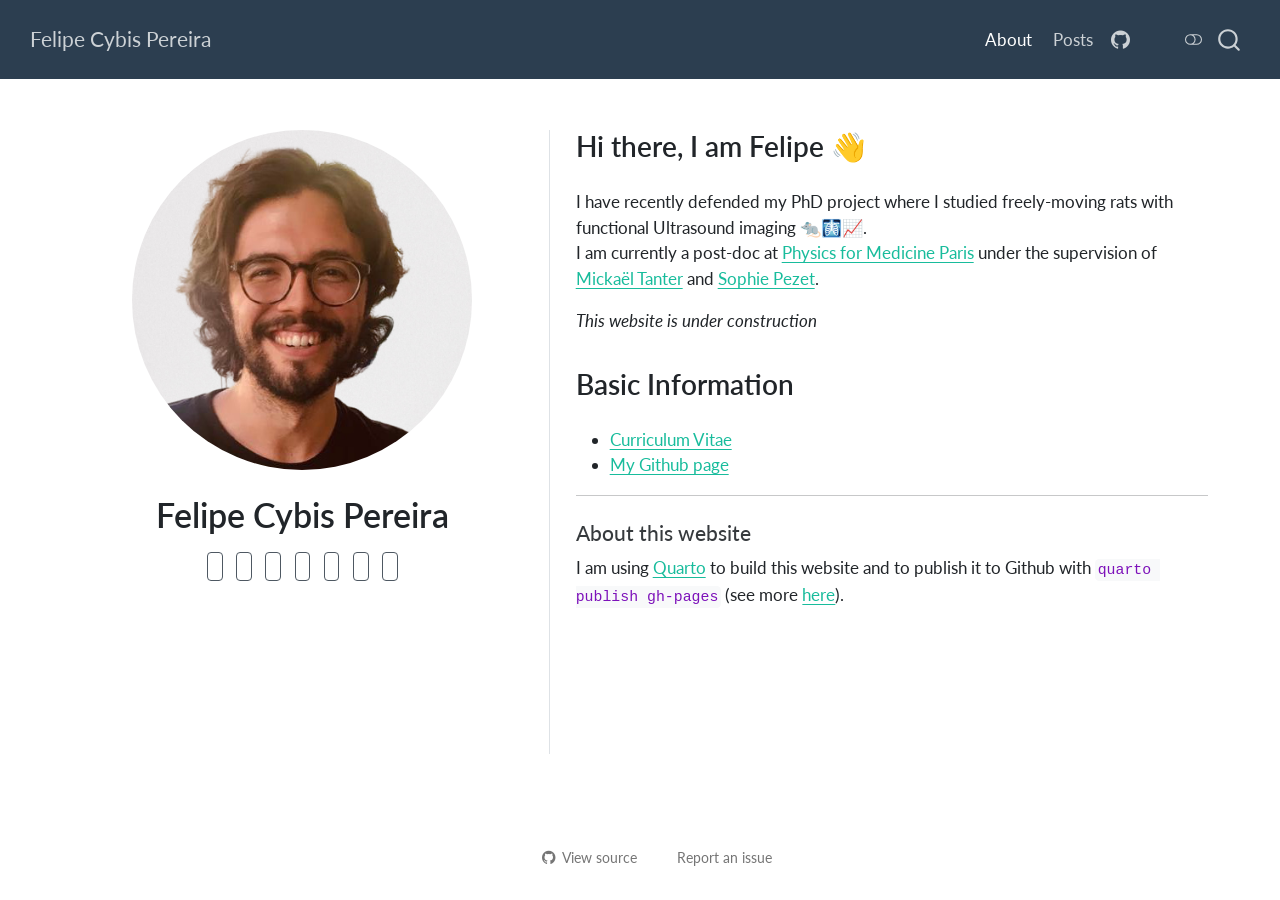
<file: index.html>
<!DOCTYPE html>
<html xmlns="http://www.w3.org/1999/xhtml" lang="en" xml:lang="en"><head>

<meta charset="utf-8">
<meta name="generator" content="quarto-1.6.40">

<meta name="viewport" content="width=device-width, initial-scale=1.0, user-scalable=yes">


<title>Felipe Cybis Pereira</title>
<style>
code{white-space: pre-wrap;}
span.smallcaps{font-variant: small-caps;}
div.columns{display: flex; gap: min(4vw, 1.5em);}
div.column{flex: auto; overflow-x: auto;}
div.hanging-indent{margin-left: 1.5em; text-indent: -1.5em;}
ul.task-list{list-style: none;}
ul.task-list li input[type="checkbox"] {
  width: 0.8em;
  margin: 0 0.8em 0.2em -1em; /* quarto-specific, see https://github.com/quarto-dev/quarto-cli/issues/4556 */ 
  vertical-align: middle;
}
</style>


<script src="site_libs/quarto-nav/quarto-nav.js"></script>
<script src="site_libs/quarto-nav/headroom.min.js"></script>
<script src="site_libs/clipboard/clipboard.min.js"></script>
<script src="site_libs/quarto-search/autocomplete.umd.js"></script>
<script src="site_libs/quarto-search/fuse.min.js"></script>
<script src="site_libs/quarto-search/quarto-search.js"></script>
<meta name="quarto:offset" content="./">
<script src="site_libs/quarto-html/quarto.js"></script>
<script src="site_libs/quarto-html/popper.min.js"></script>
<script src="site_libs/quarto-html/tippy.umd.min.js"></script>
<link href="site_libs/quarto-html/tippy.css" rel="stylesheet">
<link href="site_libs/quarto-html/quarto-syntax-highlighting-549806ee2085284f45b00abea8c6df48.css" rel="stylesheet" class="quarto-color-scheme" id="quarto-text-highlighting-styles">
<link href="site_libs/quarto-html/quarto-syntax-highlighting-dark-8ea72dc5fed832574809a9c94082fbbb.css" rel="prefetch" class="quarto-color-scheme quarto-color-alternate" id="quarto-text-highlighting-styles">
<script src="site_libs/bootstrap/bootstrap.min.js"></script>
<link href="site_libs/bootstrap/bootstrap-icons.css" rel="stylesheet">
<link href="site_libs/bootstrap/bootstrap-87cd5c4c137eb48cdca371794a3979d3.min.css" rel="stylesheet" append-hash="true" class="quarto-color-scheme" id="quarto-bootstrap" data-mode="light">
<link href="site_libs/bootstrap/bootstrap-dark-686b15c34b244653d4c55e362e50c6f0.min.css" rel="prefetch" append-hash="true" class="quarto-color-scheme quarto-color-alternate" id="quarto-bootstrap" data-mode="dark">
<script src="site_libs/quarto-contrib/iconify-2.1.0/iconify-icon.min.js"></script>
<script id="quarto-search-options" type="application/json">{
  "location": "navbar",
  "copy-button": false,
  "collapse-after": 3,
  "panel-placement": "end",
  "type": "overlay",
  "limit": 50,
  "keyboard-shortcut": [
    "f",
    "/",
    "s"
  ],
  "show-item-context": false,
  "language": {
    "search-no-results-text": "No results",
    "search-matching-documents-text": "matching documents",
    "search-copy-link-title": "Copy link to search",
    "search-hide-matches-text": "Hide additional matches",
    "search-more-match-text": "more match in this document",
    "search-more-matches-text": "more matches in this document",
    "search-clear-button-title": "Clear",
    "search-text-placeholder": "",
    "search-detached-cancel-button-title": "Cancel",
    "search-submit-button-title": "Submit",
    "search-label": "Search"
  }
}</script>


<link rel="stylesheet" href="styles.css">
</head>

<body class="nav-fixed">

<div id="quarto-search-results"></div>
  <header id="quarto-header" class="headroom fixed-top">
    <nav class="navbar navbar-expand-lg " data-bs-theme="dark">
      <div class="navbar-container container-fluid">
      <div class="navbar-brand-container mx-auto">
    <a class="navbar-brand" href="./index.html">
    <span class="navbar-title">Felipe Cybis Pereira</span>
    </a>
  </div>
            <div id="quarto-search" class="" title="Search"></div>
          <button class="navbar-toggler" type="button" data-bs-toggle="collapse" data-bs-target="#navbarCollapse" aria-controls="navbarCollapse" role="menu" aria-expanded="false" aria-label="Toggle navigation" onclick="if (window.quartoToggleHeadroom) { window.quartoToggleHeadroom(); }">
  <span class="navbar-toggler-icon"></span>
</button>
          <div class="collapse navbar-collapse" id="navbarCollapse">
            <ul class="navbar-nav navbar-nav-scroll ms-auto">
  <li class="nav-item">
    <a class="nav-link active" href="./index.html" aria-current="page"> 
<span class="menu-text">About</span></a>
  </li>  
  <li class="nav-item">
    <a class="nav-link" href="./posts/index.html"> 
<span class="menu-text">Posts</span></a>
  </li>  
  <li class="nav-item compact">
    <a class="nav-link" href="https://github.com/FelipeCybis/felipecybis.github.io"> <i class="bi bi-github" role="img">
</i> 
<span class="menu-text"></span></a>
  </li>  
  <li class="nav-item">
    <a class="nav-link" href="https://bsky.app/profile/felipecybis.bsky.social"> 
<span class="menu-text"><iconify-icon role="img" inline="" icon="fa6-brands:bluesky" aria-label="Icon bluesky from fa6-brands Iconify.design set." title="Icon bluesky from fa6-brands Iconify.design set."></iconify-icon></span></a>
  </li>  
  <li class="nav-item">
    <a class="nav-link" href="https://orcid.org/0009-0009-6124-0466"> 
<span class="menu-text"><iconify-icon role="img" inline="" icon="fa6-brands:orcid" aria-label="Icon orcid from fa6-brands Iconify.design set." title="Icon orcid from fa6-brands Iconify.design set."></iconify-icon></span></a>
  </li>  
</ul>
          </div> <!-- /navcollapse -->
            <div class="quarto-navbar-tools">
  <a href="" class="quarto-color-scheme-toggle quarto-navigation-tool  px-1" onclick="window.quartoToggleColorScheme(); return false;" title="Toggle dark mode"><i class="bi"></i></a>
</div>
      </div> <!-- /container-fluid -->
    </nav>
</header>
<!-- content -->
<div id="quarto-content" class="quarto-container page-columns page-rows-contents page-layout-full page-navbar">
<!-- sidebar -->
<!-- margin-sidebar -->
    
<!-- main -->
<div class="quarto-about-trestles column-page">
  <div class="about-entity">
    <img src="img/profile.png" class="about-image
  round " style="height: 20em; width: 20em;">
<header id="title-block-header" class="quarto-title-block default">
<div class="quarto-title">
<h1 class="title">Felipe Cybis Pereira</h1>
</div>
<div class="quarto-title-meta column-page">
  </div>
</header>
    <div class="about-links">
  <a href="https://github.com/FelipeCybis" class="about-link" rel="" target="">
     <span class="about-link-text"><iconify-icon role="img" inline="" icon="fa6-brands:github" aria-label="Icon github from fa6-brands Iconify.design set." title="Icon github from fa6-brands Iconify.design set." height="2em"></iconify-icon></span>
  </a>
  <a href="mailto:felipe.cybispereira@gmail.com" class="about-link" rel="" target="">
     <span class="about-link-text"><iconify-icon role="img" inline="" icon="bi:envelope-at" aria-label="Icon envelope-at from bi Iconify.design set." title="Icon envelope-at from bi Iconify.design set." height="2em"></iconify-icon></span>
  </a>
  <a href="https://felipecybis.github.io/curriculum_vitae/resume.pdf" class="about-link" rel="" target="">
     <span class="about-link-text"><iconify-icon role="img" inline="" icon="academicons:cv" aria-label="Icon cv from academicons Iconify.design set." title="Icon cv from academicons Iconify.design set." height="2em"></iconify-icon></span>
  </a>
  <a href="https://scholar.google.fr/citations?user=7DGis1wAAAAJ&amp;hl=fr&amp;oi=ao" class="about-link" rel="" target="">
     <span class="about-link-text"><iconify-icon role="img" inline="" icon="academicons:google-scholar" aria-label="Icon google-scholar from academicons Iconify.design set." title="Icon google-scholar from academicons Iconify.design set." height="2em"></iconify-icon></span>
  </a>
  <a href="https://bsky.app/profile/felipecybis.bsky.social" class="about-link" rel="" target="">
     <span class="about-link-text"><iconify-icon role="img" inline="" icon="fa6-brands:bluesky" aria-label="Icon bluesky from fa6-brands Iconify.design set." title="Icon bluesky from fa6-brands Iconify.design set." height="2em"></iconify-icon></span>
  </a>
  <a href="https://www.linkedin.com/in/felipe-cybis-pereira-52ba0214b/" class="about-link" rel="" target="">
     <span class="about-link-text"><iconify-icon role="img" inline="" icon="fa6-brands:linkedin" aria-label="Icon linkedin from fa6-brands Iconify.design set." title="Icon linkedin from fa6-brands Iconify.design set." height="2em"></iconify-icon></span>
  </a>
  <a href="https://orcid.org/0009-0009-6124-0466" class="about-link" rel="" target="">
     <span class="about-link-text"><iconify-icon role="img" inline="" icon="fa6-brands:orcid" aria-label="Icon orcid from fa6-brands Iconify.design set." title="Icon orcid from fa6-brands Iconify.design set." height="2em"></iconify-icon></span>
  </a>
</div>
  </div>
  <div class="about-contents"><main class="content column-page" id="quarto-document-content">
<section id="hi-there-i-am-felipe" class="level2">
<h2 data-anchor-id="hi-there-i-am-felipe">Hi there, I am Felipe 👋</h2>
<p>I have recently defended my PhD project where I studied freely-moving rats with functional Ultrasound imaging 🐀🩻📈.<br>
I am currently a post-doc at <a href="https://www.physicsformedicine.espci.fr">Physics for Medicine Paris</a> under the supervision of <a href="https://www.physicsformedicine.espci.fr/tanter-mickael/">Mickaël Tanter</a> and <a href="https://www.physicsformedicine.espci.fr/pezet-sophie/">Sophie Pezet</a>.</p>
<p><em>This website is under construction</em></p>
</section>
<section id="basic-information" class="level2">
<h2 data-anchor-id="basic-information">Basic Information</h2>
<ul>
<li><a href="https://felipecybis.github.io/curriculum_vitae/resume.pdf">Curriculum Vitae</a></li>
<li><a href="https://github.com/FelipeCybis">My Github page</a></li>
</ul>
<hr>
<section id="about-this-website" class="level4">
<h4 data-anchor-id="about-this-website">About this website</h4>
<p>I am using <a href="https://quarto.org">Quarto</a> to build this website and to publish it to Github with <code>quarto publish gh-pages</code> (see more <a href="https://quarto.org/docs/publishing/github-pages.html">here</a>).</p>


</section>
</section>
<a onclick="window.scrollTo(0, 0); return false;" role="button" id="quarto-back-to-top"><i class="bi bi-arrow-up"></i> Back to top</a></main></div>
</div>
 <!-- /main -->
<script id="quarto-html-after-body" type="application/javascript">
window.document.addEventListener("DOMContentLoaded", function (event) {
  const toggleBodyColorMode = (bsSheetEl) => {
    const mode = bsSheetEl.getAttribute("data-mode");
    const bodyEl = window.document.querySelector("body");
    if (mode === "dark") {
      bodyEl.classList.add("quarto-dark");
      bodyEl.classList.remove("quarto-light");
    } else {
      bodyEl.classList.add("quarto-light");
      bodyEl.classList.remove("quarto-dark");
    }
  }
  const toggleBodyColorPrimary = () => {
    const bsSheetEl = window.document.querySelector("link#quarto-bootstrap");
    if (bsSheetEl) {
      toggleBodyColorMode(bsSheetEl);
    }
  }
  toggleBodyColorPrimary();  
  const disableStylesheet = (stylesheets) => {
    for (let i=0; i < stylesheets.length; i++) {
      const stylesheet = stylesheets[i];
      stylesheet.rel = 'prefetch';
    }
  }
  const enableStylesheet = (stylesheets) => {
    for (let i=0; i < stylesheets.length; i++) {
      const stylesheet = stylesheets[i];
      stylesheet.rel = 'stylesheet';
    }
  }
  const manageTransitions = (selector, allowTransitions) => {
    const els = window.document.querySelectorAll(selector);
    for (let i=0; i < els.length; i++) {
      const el = els[i];
      if (allowTransitions) {
        el.classList.remove('notransition');
      } else {
        el.classList.add('notransition');
      }
    }
  }
  const toggleGiscusIfUsed = (isAlternate, darkModeDefault) => {
    const baseTheme = document.querySelector('#giscus-base-theme')?.value ?? 'light';
    const alternateTheme = document.querySelector('#giscus-alt-theme')?.value ?? 'dark';
    let newTheme = '';
    if(darkModeDefault) {
      newTheme = isAlternate ? baseTheme : alternateTheme;
    } else {
      newTheme = isAlternate ? alternateTheme : baseTheme;
    }
    const changeGiscusTheme = () => {
      // From: https://github.com/giscus/giscus/issues/336
      const sendMessage = (message) => {
        const iframe = document.querySelector('iframe.giscus-frame');
        if (!iframe) return;
        iframe.contentWindow.postMessage({ giscus: message }, 'https://giscus.app');
      }
      sendMessage({
        setConfig: {
          theme: newTheme
        }
      });
    }
    const isGiscussLoaded = window.document.querySelector('iframe.giscus-frame') !== null;
    if (isGiscussLoaded) {
      changeGiscusTheme();
    }
  }
  const toggleColorMode = (alternate) => {
    // Switch the stylesheets
    const alternateStylesheets = window.document.querySelectorAll('link.quarto-color-scheme.quarto-color-alternate');
    manageTransitions('#quarto-margin-sidebar .nav-link', false);
    if (alternate) {
      enableStylesheet(alternateStylesheets);
      for (const sheetNode of alternateStylesheets) {
        if (sheetNode.id === "quarto-bootstrap") {
          toggleBodyColorMode(sheetNode);
        }
      }
    } else {
      disableStylesheet(alternateStylesheets);
      toggleBodyColorPrimary();
    }
    manageTransitions('#quarto-margin-sidebar .nav-link', true);
    // Switch the toggles
    const toggles = window.document.querySelectorAll('.quarto-color-scheme-toggle');
    for (let i=0; i < toggles.length; i++) {
      const toggle = toggles[i];
      if (toggle) {
        if (alternate) {
          toggle.classList.add("alternate");     
        } else {
          toggle.classList.remove("alternate");
        }
      }
    }
    // Hack to workaround the fact that safari doesn't
    // properly recolor the scrollbar when toggling (#1455)
    if (navigator.userAgent.indexOf('Safari') > 0 && navigator.userAgent.indexOf('Chrome') == -1) {
      manageTransitions("body", false);
      window.scrollTo(0, 1);
      setTimeout(() => {
        window.scrollTo(0, 0);
        manageTransitions("body", true);
      }, 40);  
    }
  }
  const isFileUrl = () => { 
    return window.location.protocol === 'file:';
  }
  const hasAlternateSentinel = () => {  
    let styleSentinel = getColorSchemeSentinel();
    if (styleSentinel !== null) {
      return styleSentinel === "alternate";
    } else {
      return false;
    }
  }
  const setStyleSentinel = (alternate) => {
    const value = alternate ? "alternate" : "default";
    if (!isFileUrl()) {
      window.localStorage.setItem("quarto-color-scheme", value);
    } else {
      localAlternateSentinel = value;
    }
  }
  const getColorSchemeSentinel = () => {
    if (!isFileUrl()) {
      const storageValue = window.localStorage.getItem("quarto-color-scheme");
      return storageValue != null ? storageValue : localAlternateSentinel;
    } else {
      return localAlternateSentinel;
    }
  }
  const darkModeDefault = false;
  let localAlternateSentinel = darkModeDefault ? 'alternate' : 'default';
  // Dark / light mode switch
  window.quartoToggleColorScheme = () => {
    // Read the current dark / light value 
    let toAlternate = !hasAlternateSentinel();
    toggleColorMode(toAlternate);
    setStyleSentinel(toAlternate);
    toggleGiscusIfUsed(toAlternate, darkModeDefault);
  };
  // Ensure there is a toggle, if there isn't float one in the top right
  if (window.document.querySelector('.quarto-color-scheme-toggle') === null) {
    const a = window.document.createElement('a');
    a.classList.add('top-right');
    a.classList.add('quarto-color-scheme-toggle');
    a.href = "";
    a.onclick = function() { try { window.quartoToggleColorScheme(); } catch {} return false; };
    const i = window.document.createElement("i");
    i.classList.add('bi');
    a.appendChild(i);
    window.document.body.appendChild(a);
  }
  // Switch to dark mode if need be
  if (hasAlternateSentinel()) {
    toggleColorMode(true);
  } else {
    toggleColorMode(false);
  }
  const isCodeAnnotation = (el) => {
    for (const clz of el.classList) {
      if (clz.startsWith('code-annotation-')) {                     
        return true;
      }
    }
    return false;
  }
  const onCopySuccess = function(e) {
    // button target
    const button = e.trigger;
    // don't keep focus
    button.blur();
    // flash "checked"
    button.classList.add('code-copy-button-checked');
    var currentTitle = button.getAttribute("title");
    button.setAttribute("title", "Copied!");
    let tooltip;
    if (window.bootstrap) {
      button.setAttribute("data-bs-toggle", "tooltip");
      button.setAttribute("data-bs-placement", "left");
      button.setAttribute("data-bs-title", "Copied!");
      tooltip = new bootstrap.Tooltip(button, 
        { trigger: "manual", 
          customClass: "code-copy-button-tooltip",
          offset: [0, -8]});
      tooltip.show();    
    }
    setTimeout(function() {
      if (tooltip) {
        tooltip.hide();
        button.removeAttribute("data-bs-title");
        button.removeAttribute("data-bs-toggle");
        button.removeAttribute("data-bs-placement");
      }
      button.setAttribute("title", currentTitle);
      button.classList.remove('code-copy-button-checked');
    }, 1000);
    // clear code selection
    e.clearSelection();
  }
  const getTextToCopy = function(trigger) {
      const codeEl = trigger.previousElementSibling.cloneNode(true);
      for (const childEl of codeEl.children) {
        if (isCodeAnnotation(childEl)) {
          childEl.remove();
        }
      }
      return codeEl.innerText;
  }
  const clipboard = new window.ClipboardJS('.code-copy-button:not([data-in-quarto-modal])', {
    text: getTextToCopy
  });
  clipboard.on('success', onCopySuccess);
  if (window.document.getElementById('quarto-embedded-source-code-modal')) {
    const clipboardModal = new window.ClipboardJS('.code-copy-button[data-in-quarto-modal]', {
      text: getTextToCopy,
      container: window.document.getElementById('quarto-embedded-source-code-modal')
    });
    clipboardModal.on('success', onCopySuccess);
  }
    var localhostRegex = new RegExp(/^(?:http|https):\/\/localhost\:?[0-9]*\//);
    var mailtoRegex = new RegExp(/^mailto:/);
      var filterRegex = new RegExp("https:\/\/FelipeCybis\.github\.io\/felipecybis\.github\.io\/");
    var isInternal = (href) => {
        return filterRegex.test(href) || localhostRegex.test(href) || mailtoRegex.test(href);
    }
    // Inspect non-navigation links and adorn them if external
 	var links = window.document.querySelectorAll('a[href]:not(.nav-link):not(.navbar-brand):not(.toc-action):not(.sidebar-link):not(.sidebar-item-toggle):not(.pagination-link):not(.no-external):not([aria-hidden]):not(.dropdown-item):not(.quarto-navigation-tool):not(.about-link)');
    for (var i=0; i<links.length; i++) {
      const link = links[i];
      if (!isInternal(link.href)) {
        // undo the damage that might have been done by quarto-nav.js in the case of
        // links that we want to consider external
        if (link.dataset.originalHref !== undefined) {
          link.href = link.dataset.originalHref;
        }
      }
    }
  function tippyHover(el, contentFn, onTriggerFn, onUntriggerFn) {
    const config = {
      allowHTML: true,
      maxWidth: 500,
      delay: 100,
      arrow: false,
      appendTo: function(el) {
          return el.parentElement;
      },
      interactive: true,
      interactiveBorder: 10,
      theme: 'quarto',
      placement: 'bottom-start',
    };
    if (contentFn) {
      config.content = contentFn;
    }
    if (onTriggerFn) {
      config.onTrigger = onTriggerFn;
    }
    if (onUntriggerFn) {
      config.onUntrigger = onUntriggerFn;
    }
    window.tippy(el, config); 
  }
  const noterefs = window.document.querySelectorAll('a[role="doc-noteref"]');
  for (var i=0; i<noterefs.length; i++) {
    const ref = noterefs[i];
    tippyHover(ref, function() {
      // use id or data attribute instead here
      let href = ref.getAttribute('data-footnote-href') || ref.getAttribute('href');
      try { href = new URL(href).hash; } catch {}
      const id = href.replace(/^#\/?/, "");
      const note = window.document.getElementById(id);
      if (note) {
        return note.innerHTML;
      } else {
        return "";
      }
    });
  }
  const xrefs = window.document.querySelectorAll('a.quarto-xref');
  const processXRef = (id, note) => {
    // Strip column container classes
    const stripColumnClz = (el) => {
      el.classList.remove("page-full", "page-columns");
      if (el.children) {
        for (const child of el.children) {
          stripColumnClz(child);
        }
      }
    }
    stripColumnClz(note)
    if (id === null || id.startsWith('sec-')) {
      // Special case sections, only their first couple elements
      const container = document.createElement("div");
      if (note.children && note.children.length > 2) {
        container.appendChild(note.children[0].cloneNode(true));
        for (let i = 1; i < note.children.length; i++) {
          const child = note.children[i];
          if (child.tagName === "P" && child.innerText === "") {
            continue;
          } else {
            container.appendChild(child.cloneNode(true));
            break;
          }
        }
        if (window.Quarto?.typesetMath) {
          window.Quarto.typesetMath(container);
        }
        return container.innerHTML
      } else {
        if (window.Quarto?.typesetMath) {
          window.Quarto.typesetMath(note);
        }
        return note.innerHTML;
      }
    } else {
      // Remove any anchor links if they are present
      const anchorLink = note.querySelector('a.anchorjs-link');
      if (anchorLink) {
        anchorLink.remove();
      }
      if (window.Quarto?.typesetMath) {
        window.Quarto.typesetMath(note);
      }
      if (note.classList.contains("callout")) {
        return note.outerHTML;
      } else {
        return note.innerHTML;
      }
    }
  }
  for (var i=0; i<xrefs.length; i++) {
    const xref = xrefs[i];
    tippyHover(xref, undefined, function(instance) {
      instance.disable();
      let url = xref.getAttribute('href');
      let hash = undefined; 
      if (url.startsWith('#')) {
        hash = url;
      } else {
        try { hash = new URL(url).hash; } catch {}
      }
      if (hash) {
        const id = hash.replace(/^#\/?/, "");
        const note = window.document.getElementById(id);
        if (note !== null) {
          try {
            const html = processXRef(id, note.cloneNode(true));
            instance.setContent(html);
          } finally {
            instance.enable();
            instance.show();
          }
        } else {
          // See if we can fetch this
          fetch(url.split('#')[0])
          .then(res => res.text())
          .then(html => {
            const parser = new DOMParser();
            const htmlDoc = parser.parseFromString(html, "text/html");
            const note = htmlDoc.getElementById(id);
            if (note !== null) {
              const html = processXRef(id, note);
              instance.setContent(html);
            } 
          }).finally(() => {
            instance.enable();
            instance.show();
          });
        }
      } else {
        // See if we can fetch a full url (with no hash to target)
        // This is a special case and we should probably do some content thinning / targeting
        fetch(url)
        .then(res => res.text())
        .then(html => {
          const parser = new DOMParser();
          const htmlDoc = parser.parseFromString(html, "text/html");
          const note = htmlDoc.querySelector('main.content');
          if (note !== null) {
            // This should only happen for chapter cross references
            // (since there is no id in the URL)
            // remove the first header
            if (note.children.length > 0 && note.children[0].tagName === "HEADER") {
              note.children[0].remove();
            }
            const html = processXRef(null, note);
            instance.setContent(html);
          } 
        }).finally(() => {
          instance.enable();
          instance.show();
        });
      }
    }, function(instance) {
    });
  }
      let selectedAnnoteEl;
      const selectorForAnnotation = ( cell, annotation) => {
        let cellAttr = 'data-code-cell="' + cell + '"';
        let lineAttr = 'data-code-annotation="' +  annotation + '"';
        const selector = 'span[' + cellAttr + '][' + lineAttr + ']';
        return selector;
      }
      const selectCodeLines = (annoteEl) => {
        const doc = window.document;
        const targetCell = annoteEl.getAttribute("data-target-cell");
        const targetAnnotation = annoteEl.getAttribute("data-target-annotation");
        const annoteSpan = window.document.querySelector(selectorForAnnotation(targetCell, targetAnnotation));
        const lines = annoteSpan.getAttribute("data-code-lines").split(",");
        const lineIds = lines.map((line) => {
          return targetCell + "-" + line;
        })
        let top = null;
        let height = null;
        let parent = null;
        if (lineIds.length > 0) {
            //compute the position of the single el (top and bottom and make a div)
            const el = window.document.getElementById(lineIds[0]);
            top = el.offsetTop;
            height = el.offsetHeight;
            parent = el.parentElement.parentElement;
          if (lineIds.length > 1) {
            const lastEl = window.document.getElementById(lineIds[lineIds.length - 1]);
            const bottom = lastEl.offsetTop + lastEl.offsetHeight;
            height = bottom - top;
          }
          if (top !== null && height !== null && parent !== null) {
            // cook up a div (if necessary) and position it 
            let div = window.document.getElementById("code-annotation-line-highlight");
            if (div === null) {
              div = window.document.createElement("div");
              div.setAttribute("id", "code-annotation-line-highlight");
              div.style.position = 'absolute';
              parent.appendChild(div);
            }
            div.style.top = top - 2 + "px";
            div.style.height = height + 4 + "px";
            div.style.left = 0;
            let gutterDiv = window.document.getElementById("code-annotation-line-highlight-gutter");
            if (gutterDiv === null) {
              gutterDiv = window.document.createElement("div");
              gutterDiv.setAttribute("id", "code-annotation-line-highlight-gutter");
              gutterDiv.style.position = 'absolute';
              const codeCell = window.document.getElementById(targetCell);
              const gutter = codeCell.querySelector('.code-annotation-gutter');
              gutter.appendChild(gutterDiv);
            }
            gutterDiv.style.top = top - 2 + "px";
            gutterDiv.style.height = height + 4 + "px";
          }
          selectedAnnoteEl = annoteEl;
        }
      };
      const unselectCodeLines = () => {
        const elementsIds = ["code-annotation-line-highlight", "code-annotation-line-highlight-gutter"];
        elementsIds.forEach((elId) => {
          const div = window.document.getElementById(elId);
          if (div) {
            div.remove();
          }
        });
        selectedAnnoteEl = undefined;
      };
        // Handle positioning of the toggle
    window.addEventListener(
      "resize",
      throttle(() => {
        elRect = undefined;
        if (selectedAnnoteEl) {
          selectCodeLines(selectedAnnoteEl);
        }
      }, 10)
    );
    function throttle(fn, ms) {
    let throttle = false;
    let timer;
      return (...args) => {
        if(!throttle) { // first call gets through
            fn.apply(this, args);
            throttle = true;
        } else { // all the others get throttled
            if(timer) clearTimeout(timer); // cancel #2
            timer = setTimeout(() => {
              fn.apply(this, args);
              timer = throttle = false;
            }, ms);
        }
      };
    }
      // Attach click handler to the DT
      const annoteDls = window.document.querySelectorAll('dt[data-target-cell]');
      for (const annoteDlNode of annoteDls) {
        annoteDlNode.addEventListener('click', (event) => {
          const clickedEl = event.target;
          if (clickedEl !== selectedAnnoteEl) {
            unselectCodeLines();
            const activeEl = window.document.querySelector('dt[data-target-cell].code-annotation-active');
            if (activeEl) {
              activeEl.classList.remove('code-annotation-active');
            }
            selectCodeLines(clickedEl);
            clickedEl.classList.add('code-annotation-active');
          } else {
            // Unselect the line
            unselectCodeLines();
            clickedEl.classList.remove('code-annotation-active');
          }
        });
      }
  const findCites = (el) => {
    const parentEl = el.parentElement;
    if (parentEl) {
      const cites = parentEl.dataset.cites;
      if (cites) {
        return {
          el,
          cites: cites.split(' ')
        };
      } else {
        return findCites(el.parentElement)
      }
    } else {
      return undefined;
    }
  };
  var bibliorefs = window.document.querySelectorAll('a[role="doc-biblioref"]');
  for (var i=0; i<bibliorefs.length; i++) {
    const ref = bibliorefs[i];
    const citeInfo = findCites(ref);
    if (citeInfo) {
      tippyHover(citeInfo.el, function() {
        var popup = window.document.createElement('div');
        citeInfo.cites.forEach(function(cite) {
          var citeDiv = window.document.createElement('div');
          citeDiv.classList.add('hanging-indent');
          citeDiv.classList.add('csl-entry');
          var biblioDiv = window.document.getElementById('ref-' + cite);
          if (biblioDiv) {
            citeDiv.innerHTML = biblioDiv.innerHTML;
          }
          popup.appendChild(citeDiv);
        });
        return popup.innerHTML;
      });
    }
  }
});
</script>
</div> <!-- /content -->




<footer class="footer"><div class="nav-footer"><div class="nav-footer-center"><div class="toc-actions"><ul><li><a href="https://github.com/FelipeCybis/felipecybis.github.io/blob/main/index.qmd" class="toc-action"><i class="bi bi-github"></i>View source</a></li><li><a href="https://github.com/FelipeCybis/felipecybis.github.io/issues/new" class="toc-action"><i class="bi empty"></i>Report an issue</a></li></ul></div></div></div></footer></body></html>
</file>
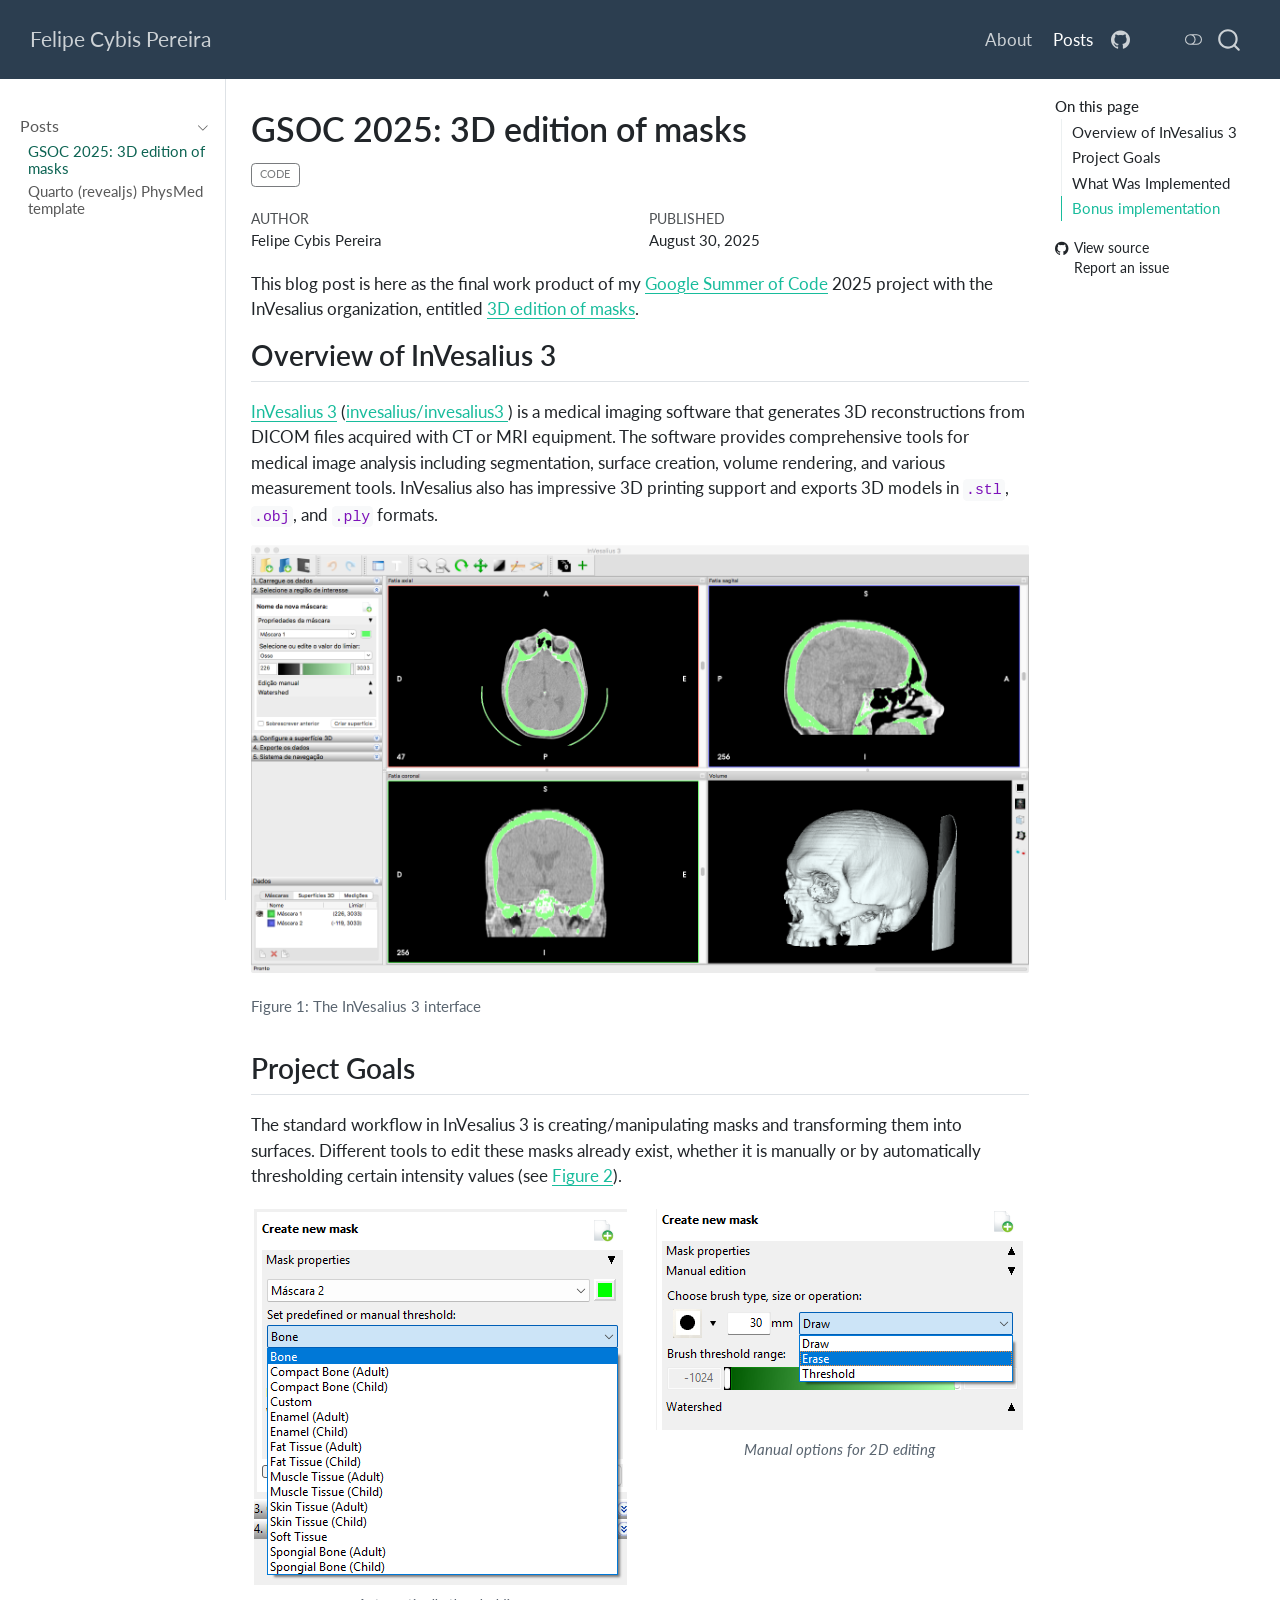
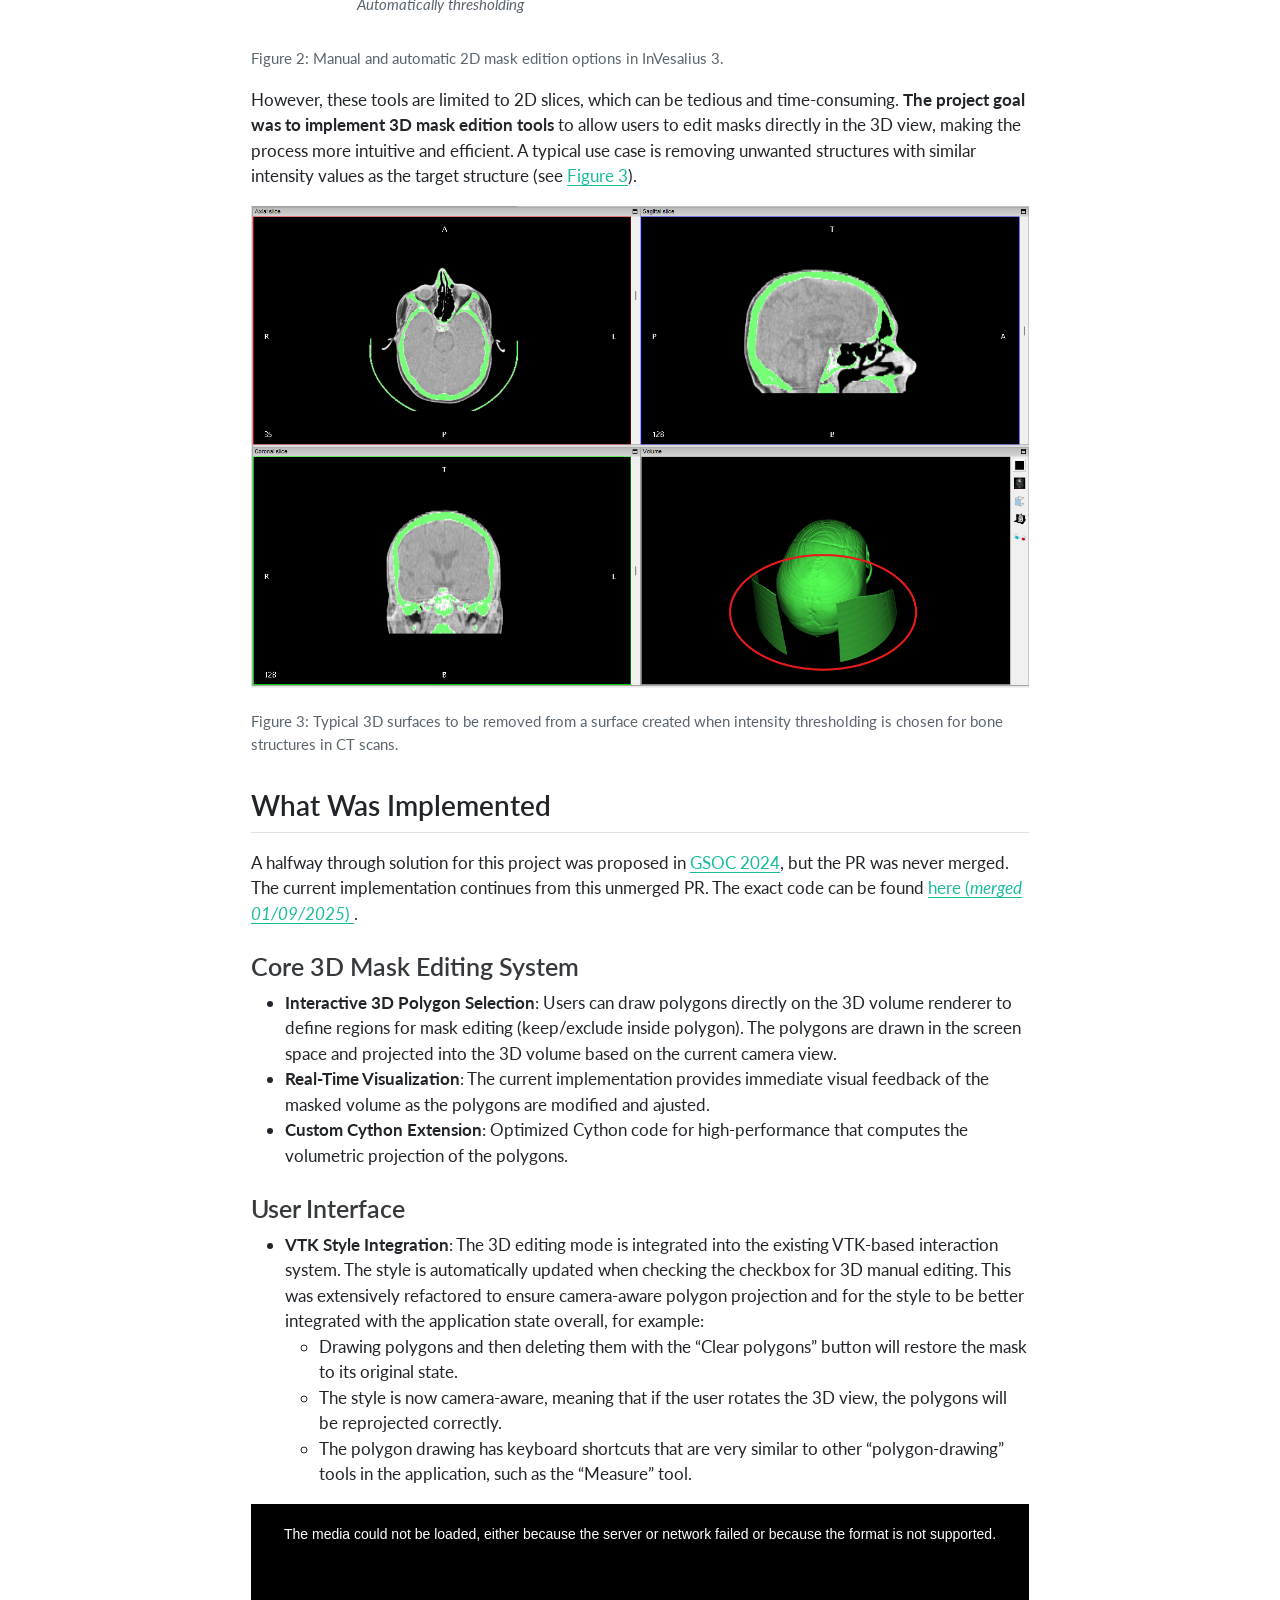
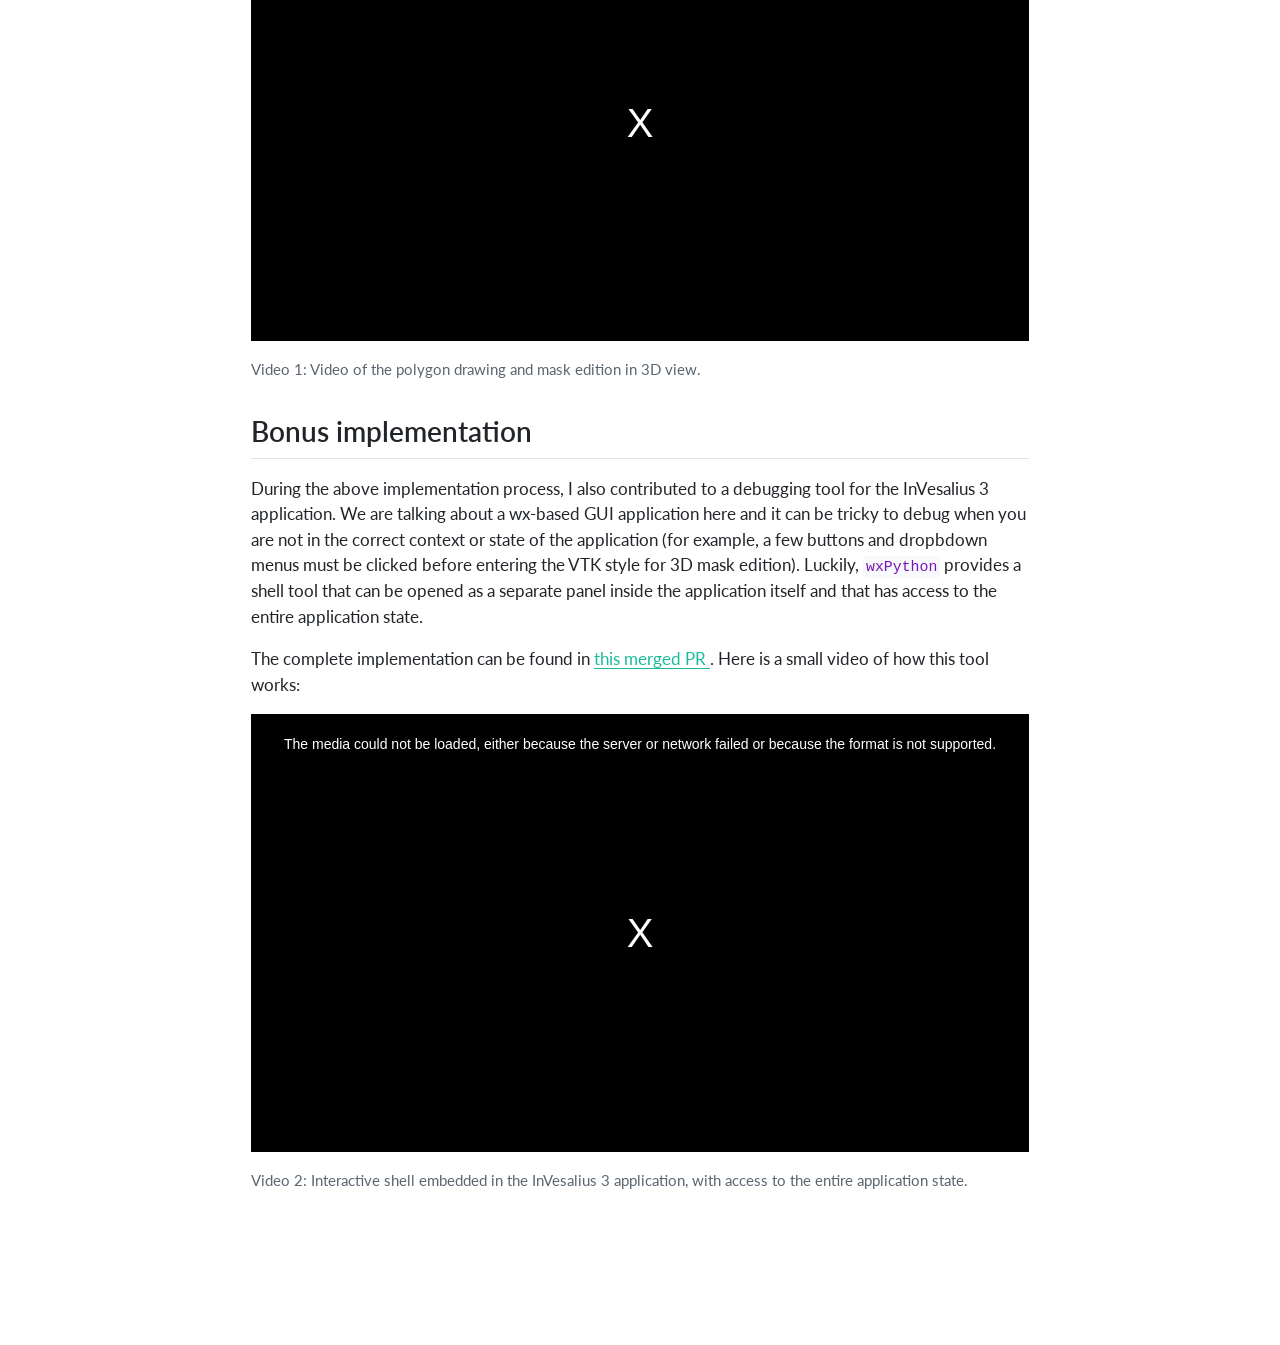
<file: posts/gsoc2025/index.html>
<!DOCTYPE html>
<html xmlns="http://www.w3.org/1999/xhtml" lang="en" xml:lang="en"><head>

<meta charset="utf-8">
<meta name="generator" content="quarto-1.6.40">

<meta name="viewport" content="width=device-width, initial-scale=1.0, user-scalable=yes">

<meta name="author" content="Felipe Cybis Pereira">
<meta name="dcterms.date" content="2025-08-30">

<title>GSOC 2025: 3D edition of masks – Felipe Cybis Pereira</title>
<style>
code{white-space: pre-wrap;}
span.smallcaps{font-variant: small-caps;}
div.columns{display: flex; gap: min(4vw, 1.5em);}
div.column{flex: auto; overflow-x: auto;}
div.hanging-indent{margin-left: 1.5em; text-indent: -1.5em;}
ul.task-list{list-style: none;}
ul.task-list li input[type="checkbox"] {
  width: 0.8em;
  margin: 0 0.8em 0.2em -1em; /* quarto-specific, see https://github.com/quarto-dev/quarto-cli/issues/4556 */ 
  vertical-align: middle;
}
</style>


<script src="../../site_libs/quarto-nav/quarto-nav.js"></script>
<script src="../../site_libs/quarto-nav/headroom.min.js"></script>
<script src="../../site_libs/clipboard/clipboard.min.js"></script>
<script src="../../site_libs/quarto-search/autocomplete.umd.js"></script>
<script src="../../site_libs/quarto-search/fuse.min.js"></script>
<script src="../../site_libs/quarto-search/quarto-search.js"></script>
<meta name="quarto:offset" content="../../">
<script src="../../site_libs/quarto-html/quarto.js"></script>
<script src="../../site_libs/quarto-html/popper.min.js"></script>
<script src="../../site_libs/quarto-html/tippy.umd.min.js"></script>
<script src="../../site_libs/quarto-html/anchor.min.js"></script>
<link href="../../site_libs/quarto-html/tippy.css" rel="stylesheet">
<link href="../../site_libs/quarto-html/quarto-syntax-highlighting-549806ee2085284f45b00abea8c6df48.css" rel="stylesheet" class="quarto-color-scheme" id="quarto-text-highlighting-styles">
<link href="../../site_libs/quarto-html/quarto-syntax-highlighting-dark-8ea72dc5fed832574809a9c94082fbbb.css" rel="prefetch" class="quarto-color-scheme quarto-color-alternate" id="quarto-text-highlighting-styles">
<script src="../../site_libs/bootstrap/bootstrap.min.js"></script>
<link href="../../site_libs/bootstrap/bootstrap-icons.css" rel="stylesheet">
<link href="../../site_libs/bootstrap/bootstrap-87cd5c4c137eb48cdca371794a3979d3.min.css" rel="stylesheet" append-hash="true" class="quarto-color-scheme" id="quarto-bootstrap" data-mode="light">
<link href="../../site_libs/bootstrap/bootstrap-dark-686b15c34b244653d4c55e362e50c6f0.min.css" rel="prefetch" append-hash="true" class="quarto-color-scheme quarto-color-alternate" id="quarto-bootstrap" data-mode="dark">
<script src="../../site_libs/quarto-contrib/videojs/video.min.js"></script>
<link href="../../site_libs/quarto-contrib/videojs/video-js.css" rel="stylesheet">
<script src="../../site_libs/quarto-contrib/iconify-2.1.0/iconify-icon.min.js"></script>
<script src="../../site_libs/quarto-contrib/glightbox/glightbox.min.js"></script>
<link href="../../site_libs/quarto-contrib/glightbox/glightbox.min.css" rel="stylesheet">
<link href="../../site_libs/quarto-contrib/glightbox/lightbox.css" rel="stylesheet">
<script id="quarto-search-options" type="application/json">{
  "location": "navbar",
  "copy-button": false,
  "collapse-after": 3,
  "panel-placement": "end",
  "type": "overlay",
  "limit": 50,
  "keyboard-shortcut": [
    "f",
    "/",
    "s"
  ],
  "show-item-context": false,
  "language": {
    "search-no-results-text": "No results",
    "search-matching-documents-text": "matching documents",
    "search-copy-link-title": "Copy link to search",
    "search-hide-matches-text": "Hide additional matches",
    "search-more-match-text": "more match in this document",
    "search-more-matches-text": "more matches in this document",
    "search-clear-button-title": "Clear",
    "search-text-placeholder": "",
    "search-detached-cancel-button-title": "Cancel",
    "search-submit-button-title": "Submit",
    "search-label": "Search"
  }
}</script>


<link rel="stylesheet" href="../../styles.css">
</head>

<body class="nav-sidebar docked nav-fixed">

<div id="quarto-search-results"></div>
  <header id="quarto-header" class="headroom fixed-top">
    <nav class="navbar navbar-expand-lg " data-bs-theme="dark">
      <div class="navbar-container container-fluid">
      <div class="navbar-brand-container mx-auto">
    <a class="navbar-brand" href="../../index.html">
    <span class="navbar-title">Felipe Cybis Pereira</span>
    </a>
  </div>
            <div id="quarto-search" class="" title="Search"></div>
          <button class="navbar-toggler" type="button" data-bs-toggle="collapse" data-bs-target="#navbarCollapse" aria-controls="navbarCollapse" role="menu" aria-expanded="false" aria-label="Toggle navigation" onclick="if (window.quartoToggleHeadroom) { window.quartoToggleHeadroom(); }">
  <span class="navbar-toggler-icon"></span>
</button>
          <div class="collapse navbar-collapse" id="navbarCollapse">
            <ul class="navbar-nav navbar-nav-scroll ms-auto">
  <li class="nav-item">
    <a class="nav-link" href="../../index.html"> 
<span class="menu-text">About</span></a>
  </li>  
  <li class="nav-item">
    <a class="nav-link active" href="../../posts/index.html" aria-current="page"> 
<span class="menu-text">Posts</span></a>
  </li>  
  <li class="nav-item compact">
    <a class="nav-link" href="https://github.com/FelipeCybis/felipecybis.github.io"> <i class="bi bi-github" role="img">
</i> 
<span class="menu-text"></span></a>
  </li>  
  <li class="nav-item">
    <a class="nav-link" href="https://bsky.app/profile/felipecybis.bsky.social"> 
<span class="menu-text"><iconify-icon role="img" inline="" icon="fa6-brands:bluesky" aria-label="Icon bluesky from fa6-brands Iconify.design set." title="Icon bluesky from fa6-brands Iconify.design set."></iconify-icon></span></a>
  </li>  
  <li class="nav-item">
    <a class="nav-link" href="https://orcid.org/0009-0009-6124-0466"> 
<span class="menu-text"><iconify-icon role="img" inline="" icon="fa6-brands:orcid" aria-label="Icon orcid from fa6-brands Iconify.design set." title="Icon orcid from fa6-brands Iconify.design set."></iconify-icon></span></a>
  </li>  
</ul>
          </div> <!-- /navcollapse -->
            <div class="quarto-navbar-tools">
  <a href="" class="quarto-color-scheme-toggle quarto-navigation-tool  px-1" onclick="window.quartoToggleColorScheme(); return false;" title="Toggle dark mode"><i class="bi"></i></a>
</div>
      </div> <!-- /container-fluid -->
    </nav>
  <nav class="quarto-secondary-nav">
    <div class="container-fluid d-flex">
      <button type="button" class="quarto-btn-toggle btn" data-bs-toggle="collapse" role="button" data-bs-target=".quarto-sidebar-collapse-item" aria-controls="quarto-sidebar" aria-expanded="false" aria-label="Toggle sidebar navigation" onclick="if (window.quartoToggleHeadroom) { window.quartoToggleHeadroom(); }">
        <i class="bi bi-layout-text-sidebar-reverse"></i>
      </button>
        <a class="flex-grow-1 no-decor" role="navigation" data-bs-toggle="collapse" data-bs-target=".quarto-sidebar-collapse-item" aria-controls="quarto-sidebar" aria-expanded="false" aria-label="Toggle sidebar navigation" onclick="if (window.quartoToggleHeadroom) { window.quartoToggleHeadroom(); }">      
          <h1 class="quarto-secondary-nav-title">GSOC 2025: 3D edition of masks</h1>
        </a>     
    </div>
  </nav>
</header>
<!-- content -->
<div id="quarto-content" class="quarto-container page-columns page-rows-contents page-layout-article page-navbar">
<!-- sidebar -->
  <nav id="quarto-sidebar" class="sidebar collapse collapse-horizontal quarto-sidebar-collapse-item sidebar-navigation docked overflow-auto">
    <div class="sidebar-menu-container"> 
    <ul class="list-unstyled mt-1">
        <li class="sidebar-item sidebar-item-section">
      <div class="sidebar-item-container"> 
            <a href="../../posts/index.html" class="sidebar-item-text sidebar-link">
 <span class="menu-text">Posts</span></a>
          <a class="sidebar-item-toggle text-start" data-bs-toggle="collapse" data-bs-target="#quarto-sidebar-section-1" role="navigation" aria-expanded="true" aria-label="Toggle section">
            <i class="bi bi-chevron-right ms-2"></i>
          </a> 
      </div>
      <ul id="quarto-sidebar-section-1" class="collapse list-unstyled sidebar-section depth1 show">  
          <li class="sidebar-item">
  <div class="sidebar-item-container"> 
  <a href="../../posts/gsoc2025/index.html" class="sidebar-item-text sidebar-link active">
 <span class="menu-text">GSOC 2025: 3D edition of masks</span></a>
  </div>
</li>
          <li class="sidebar-item">
  <div class="sidebar-item-container"> 
  <a href="../../posts/physmed-quarto-revealjs/index.html" class="sidebar-item-text sidebar-link">
 <span class="menu-text">Quarto (revealjs) PhysMed template</span></a>
  </div>
</li>
      </ul>
  </li>
    </ul>
    </div>
</nav>
<div id="quarto-sidebar-glass" class="quarto-sidebar-collapse-item" data-bs-toggle="collapse" data-bs-target=".quarto-sidebar-collapse-item"></div>
<!-- margin-sidebar -->
    <div id="quarto-margin-sidebar" class="sidebar margin-sidebar">
        <nav id="TOC" role="doc-toc" class="toc-active">
    <h2 id="toc-title">On this page</h2>
   
  <ul>
  <li><a href="#overview-of-invesalius-3" id="toc-overview-of-invesalius-3" class="nav-link active" data-scroll-target="#overview-of-invesalius-3">Overview of InVesalius 3</a></li>
  <li><a href="#project-goals" id="toc-project-goals" class="nav-link" data-scroll-target="#project-goals">Project Goals</a></li>
  <li><a href="#what-was-implemented" id="toc-what-was-implemented" class="nav-link" data-scroll-target="#what-was-implemented">What Was Implemented</a>
  <ul class="collapse">
  <li><a href="#core-3d-mask-editing-system" id="toc-core-3d-mask-editing-system" class="nav-link" data-scroll-target="#core-3d-mask-editing-system">Core 3D Mask Editing System</a></li>
  <li><a href="#user-interface" id="toc-user-interface" class="nav-link" data-scroll-target="#user-interface">User Interface</a></li>
  </ul></li>
  <li><a href="#bonus-implementation" id="toc-bonus-implementation" class="nav-link" data-scroll-target="#bonus-implementation">Bonus implementation</a></li>
  </ul>
<div class="toc-actions"><ul><li><a href="https://github.com/FelipeCybis/felipecybis.github.io/blob/main/posts/gsoc2025/index.qmd" class="toc-action"><i class="bi bi-github"></i>View source</a></li><li><a href="https://github.com/FelipeCybis/felipecybis.github.io/issues/new" class="toc-action"><i class="bi empty"></i>Report an issue</a></li></ul></div></nav>
    </div>
<!-- main -->
<main class="content" id="quarto-document-content">

<header id="title-block-header" class="quarto-title-block default">
<div class="quarto-title">
<h1 class="title d-none d-lg-block">GSOC 2025: 3D edition of masks</h1>
  <div class="quarto-categories">
    <div class="quarto-category">code</div>
  </div>
  </div>



<div class="quarto-title-meta">

    <div>
    <div class="quarto-title-meta-heading">Author</div>
    <div class="quarto-title-meta-contents">
             <p>Felipe Cybis Pereira </p>
          </div>
  </div>
    
    <div>
    <div class="quarto-title-meta-heading">Published</div>
    <div class="quarto-title-meta-contents">
      <p class="date">August 30, 2025</p>
    </div>
  </div>
  
    
  </div>
  


</header>


<p>This blog post is here as the final work product of my <a href="https://summerofcode.withgoogle.com">Google Summer of Code</a> 2025 project with the InVesalius organization, entitled <a href="https://summerofcode.withgoogle.com/programs/2025/projects/H1nIn5ni">3D edition of masks</a>.</p>
<section id="overview-of-invesalius-3" class="level2">
<h2 class="anchored" data-anchor-id="overview-of-invesalius-3">Overview of InVesalius 3</h2>
<p><a href="https://invesalius.github.io">InVesalius 3</a> (<a href="https://github.com/invesalius/invesalius3">invesalius/invesalius3 <iconify-icon role="img" inline="" icon="fa6-brands:github" aria-label="Icon github from fa6-brands Iconify.design set." title="Icon github from fa6-brands Iconify.design set."></iconify-icon></a>) is a medical imaging software that generates 3D reconstructions from DICOM files acquired with CT or MRI equipment. The software provides comprehensive tools for medical image analysis including segmentation, surface creation, volume rendering, and various measurement tools. InVesalius also has impressive 3D printing support and exports 3D models in <code>.stl</code>, <code>.obj</code>, and <code>.ply</code> formats.</p>
<div id="fig-invesalius" class="quarto-layout-panel">
<figure class="quarto-float quarto-float-fig figure">
<div aria-describedby="fig-invesalius-caption-0ceaefa1-69ba-4598-a22c-09a6ac19f8ca">
<div class="quarto-layout-row">
<div class="quarto-layout-cell" style="flex-basis: 100.0%;justify-content: flex-start;">
<a href="invesalius.png" class="lightbox" data-gallery="quarto-lightbox-gallery-1" title="Figure&nbsp;1: The InVesalius 3 interface"><img src="invesalius.png" class="img-fluid figure-img"></a>
</div>
</div>
</div>
<figcaption class="quarto-float-caption-bottom quarto-float-caption quarto-float-fig" id="fig-invesalius-caption-0ceaefa1-69ba-4598-a22c-09a6ac19f8ca">
Figure&nbsp;1: The InVesalius 3 interface
</figcaption>
</figure>
</div>
</section>
<section id="project-goals" class="level2">
<h2 class="anchored" data-anchor-id="project-goals">Project Goals</h2>
<p>The standard workflow in InVesalius 3 is creating/manipulating masks and transforming them into surfaces. Different tools to edit these masks already exist, whether it is manually or by automatically thresholding certain intensity values (see <a href="#fig-edition" class="quarto-xref">Figure&nbsp;2</a>).</p>
<div id="fig-edition" class="quarto-layout-panel">
<figure class="quarto-float quarto-float-fig figure">
<div aria-describedby="fig-edition-caption-0ceaefa1-69ba-4598-a22c-09a6ac19f8ca">
<div class="quarto-layout-row">
<div class="quarto-layout-cell" style="flex-basis: 50.0%;justify-content: flex-start;">
<div class="quarto-figure quarto-figure-center">
<figure class="figure">
<p><a href="./predefined_thresholds.png" class="lightbox" data-gallery="quarto-lightbox-gallery-2" title="Automatically thresholding"><img src="./predefined_thresholds.png" class="img-fluid figure-img"></a></p>
<figcaption>Automatically thresholding</figcaption>
</figure>
</div>
</div>
<div class="quarto-layout-cell" style="flex-basis: 50.0%;justify-content: flex-start;">
<div class="quarto-figure quarto-figure-center">
<figure class="figure">
<p><a href="./manual_edition.png" class="lightbox" data-gallery="quarto-lightbox-gallery-3" title="Manual options for 2D editing"><img src="./manual_edition.png" class="img-fluid figure-img"></a></p>
<figcaption>Manual options for 2D editing</figcaption>
</figure>
</div>
</div>
</div>
</div>
<figcaption class="quarto-float-caption-bottom quarto-float-caption quarto-float-fig" id="fig-edition-caption-0ceaefa1-69ba-4598-a22c-09a6ac19f8ca">
Figure&nbsp;2: Manual and automatic 2D mask edition options in InVesalius 3.
</figcaption>
</figure>
</div>
<p>However, these tools are limited to 2D slices, which can be tedious and time-consuming. <strong>The project goal was to implement 3D mask edition tools</strong> to allow users to edit masks directly in the 3D view, making the process more intuitive and efficient. A typical use case is removing unwanted structures with similar intensity values as the target structure (see <a href="#fig-3dct" class="quarto-xref">Figure&nbsp;3</a>).</p>
<div id="fig-3dct" class="quarto-layout-panel">
<figure class="quarto-float quarto-float-fig figure">
<div aria-describedby="fig-3dct-caption-0ceaefa1-69ba-4598-a22c-09a6ac19f8ca">
<div class="quarto-layout-row">
<div class="quarto-layout-cell" style="flex-basis: 100.0%;justify-content: flex-start;">
<a href="./problem_3D.png" class="lightbox" data-gallery="quarto-lightbox-gallery-4" title="Figure&nbsp;3: Typical 3D surfaces to be removed from a surface created when intensity thresholding is chosen for bone structures in CT scans."><img src="./problem_3D.png" class="img-fluid figure-img"></a>
</div>
</div>
</div>
<figcaption class="quarto-float-caption-bottom quarto-float-caption quarto-float-fig" id="fig-3dct-caption-0ceaefa1-69ba-4598-a22c-09a6ac19f8ca">
Figure&nbsp;3: Typical 3D surfaces to be removed from a surface created when intensity thresholding is chosen for bone structures in CT scans.
</figcaption>
</figure>
</div>
</section>
<section id="what-was-implemented" class="level2">
<h2 class="anchored" data-anchor-id="what-was-implemented">What Was Implemented</h2>
<p>A halfway through solution for this project was proposed in <a href="https://github.com/invesalius/invesalius3/pull/822">GSOC 2024</a>, but the PR was never merged. The current implementation continues from this unmerged PR. The exact code can be found <a href="https://github.com/invesalius/invesalius3/pull/1006">here (<em>merged 01/09/2025</em>) <iconify-icon role="img" inline="" icon="fa6-brands:github" aria-label="Icon github from fa6-brands Iconify.design set." title="Icon github from fa6-brands Iconify.design set."></iconify-icon></a>.</p>
<section id="core-3d-mask-editing-system" class="level3">
<h3 class="anchored" data-anchor-id="core-3d-mask-editing-system">Core 3D Mask Editing System</h3>
<ul>
<li><strong>Interactive 3D Polygon Selection</strong>: Users can draw polygons directly on the 3D volume renderer to define regions for mask editing (keep/exclude inside polygon). The polygons are drawn in the screen space and projected into the 3D volume based on the current camera view.</li>
<li><strong>Real-Time Visualization</strong>: The current implementation provides immediate visual feedback of the masked volume as the polygons are modified and ajusted.</li>
<li><strong>Custom Cython Extension</strong>: Optimized Cython code for high-performance that computes the volumetric projection of the polygons.</li>
</ul>
</section>
<section id="user-interface" class="level3">
<h3 class="anchored" data-anchor-id="user-interface">User Interface</h3>
<ul>
<li><strong>VTK Style Integration</strong>: The 3D editing mode is integrated into the existing VTK-based interaction system. The style is automatically updated when checking the checkbox for 3D manual editing. This was extensively refactored to ensure camera-aware polygon projection and for the style to be better integrated with the application state overall, for example:
<ul>
<li>Drawing polygons and then deleting them with the “Clear polygons” button will restore the mask to its original state.</li>
<li>The style is now camera-aware, meaning that if the user rotates the 3D view, the polygons will be reprojected correctly.</li>
<li>The polygon drawing has keyboard shortcuts that are very similar to other “polygon-drawing” tools in the application, such as the “Measure” tool.</li>
</ul></li>
</ul>
<div id="vid-3dedit" class="quarto-float quarto-figure quarto-figure-center anchored">
<figure class="quarto-float quarto-float-vid figure">
<div aria-describedby="vid-3dedit-caption-0ceaefa1-69ba-4598-a22c-09a6ac19f8ca">
<div class="quarto-video"><video id="video_shortcode_videojs_video1" class="video-js vjs-default-skin vjs-fluid" controls="" preload="auto" data-setup="{}" title=""><source src="./3d_editing.mp4"></video></div>
</div>
<figcaption class="quarto-float-caption-bottom quarto-float-caption quarto-float-vid" id="vid-3dedit-caption-0ceaefa1-69ba-4598-a22c-09a6ac19f8ca">
Video&nbsp;1: Video of the polygon drawing and mask edition in 3D view.
</figcaption>
</figure>
</div>
</section>
</section>
<section id="bonus-implementation" class="level2">
<h2 class="anchored" data-anchor-id="bonus-implementation">Bonus implementation</h2>
<p>During the above implementation process, I also contributed to a debugging tool for the InVesalius 3 application. We are talking about a wx-based GUI application here and it can be tricky to debug when you are not in the correct context or state of the application (for example, a few buttons and dropbdown menus must be clicked before entering the VTK style for 3D mask edition). Luckily, <code>wxPython</code> provides a shell tool that can be opened as a separate panel inside the application itself and that has access to the entire application state.</p>
<p>The complete implementation can be found in <a href="https://github.com/invesalius/invesalius3/pull/1008">this merged PR <iconify-icon role="img" inline="" icon="fa6-brands:github" aria-label="Icon github from fa6-brands Iconify.design set." title="Icon github from fa6-brands Iconify.design set."></iconify-icon></a>. Here is a small video of how this tool works:</p>
<div id="vid-shell" class="quarto-float quarto-figure quarto-figure-center anchored">
<figure class="quarto-float quarto-float-vid figure">
<div aria-describedby="vid-shell-caption-0ceaefa1-69ba-4598-a22c-09a6ac19f8ca">
<div class="quarto-video"><video id="video_shortcode_videojs_video2" class="video-js vjs-default-skin vjs-fluid" controls="" preload="auto" data-setup="{}" title=""><source src="./shell.mp4"></video></div>
</div>
<figcaption class="quarto-float-caption-bottom quarto-float-caption quarto-float-vid" id="vid-shell-caption-0ceaefa1-69ba-4598-a22c-09a6ac19f8ca">
Video&nbsp;2: Interactive shell embedded in the InVesalius 3 application, with access to the entire application state.
</figcaption>
</figure>
</div>


</section>

<a onclick="window.scrollTo(0, 0); return false;" role="button" id="quarto-back-to-top"><i class="bi bi-arrow-up"></i> Back to top</a></main> <!-- /main -->
<script id="quarto-html-after-body" type="application/javascript">
window.document.addEventListener("DOMContentLoaded", function (event) {
  const toggleBodyColorMode = (bsSheetEl) => {
    const mode = bsSheetEl.getAttribute("data-mode");
    const bodyEl = window.document.querySelector("body");
    if (mode === "dark") {
      bodyEl.classList.add("quarto-dark");
      bodyEl.classList.remove("quarto-light");
    } else {
      bodyEl.classList.add("quarto-light");
      bodyEl.classList.remove("quarto-dark");
    }
  }
  const toggleBodyColorPrimary = () => {
    const bsSheetEl = window.document.querySelector("link#quarto-bootstrap");
    if (bsSheetEl) {
      toggleBodyColorMode(bsSheetEl);
    }
  }
  toggleBodyColorPrimary();  
  const disableStylesheet = (stylesheets) => {
    for (let i=0; i < stylesheets.length; i++) {
      const stylesheet = stylesheets[i];
      stylesheet.rel = 'prefetch';
    }
  }
  const enableStylesheet = (stylesheets) => {
    for (let i=0; i < stylesheets.length; i++) {
      const stylesheet = stylesheets[i];
      stylesheet.rel = 'stylesheet';
    }
  }
  const manageTransitions = (selector, allowTransitions) => {
    const els = window.document.querySelectorAll(selector);
    for (let i=0; i < els.length; i++) {
      const el = els[i];
      if (allowTransitions) {
        el.classList.remove('notransition');
      } else {
        el.classList.add('notransition');
      }
    }
  }
  const toggleGiscusIfUsed = (isAlternate, darkModeDefault) => {
    const baseTheme = document.querySelector('#giscus-base-theme')?.value ?? 'light';
    const alternateTheme = document.querySelector('#giscus-alt-theme')?.value ?? 'dark';
    let newTheme = '';
    if(darkModeDefault) {
      newTheme = isAlternate ? baseTheme : alternateTheme;
    } else {
      newTheme = isAlternate ? alternateTheme : baseTheme;
    }
    const changeGiscusTheme = () => {
      // From: https://github.com/giscus/giscus/issues/336
      const sendMessage = (message) => {
        const iframe = document.querySelector('iframe.giscus-frame');
        if (!iframe) return;
        iframe.contentWindow.postMessage({ giscus: message }, 'https://giscus.app');
      }
      sendMessage({
        setConfig: {
          theme: newTheme
        }
      });
    }
    const isGiscussLoaded = window.document.querySelector('iframe.giscus-frame') !== null;
    if (isGiscussLoaded) {
      changeGiscusTheme();
    }
  }
  const toggleColorMode = (alternate) => {
    // Switch the stylesheets
    const alternateStylesheets = window.document.querySelectorAll('link.quarto-color-scheme.quarto-color-alternate');
    manageTransitions('#quarto-margin-sidebar .nav-link', false);
    if (alternate) {
      enableStylesheet(alternateStylesheets);
      for (const sheetNode of alternateStylesheets) {
        if (sheetNode.id === "quarto-bootstrap") {
          toggleBodyColorMode(sheetNode);
        }
      }
    } else {
      disableStylesheet(alternateStylesheets);
      toggleBodyColorPrimary();
    }
    manageTransitions('#quarto-margin-sidebar .nav-link', true);
    // Switch the toggles
    const toggles = window.document.querySelectorAll('.quarto-color-scheme-toggle');
    for (let i=0; i < toggles.length; i++) {
      const toggle = toggles[i];
      if (toggle) {
        if (alternate) {
          toggle.classList.add("alternate");     
        } else {
          toggle.classList.remove("alternate");
        }
      }
    }
    // Hack to workaround the fact that safari doesn't
    // properly recolor the scrollbar when toggling (#1455)
    if (navigator.userAgent.indexOf('Safari') > 0 && navigator.userAgent.indexOf('Chrome') == -1) {
      manageTransitions("body", false);
      window.scrollTo(0, 1);
      setTimeout(() => {
        window.scrollTo(0, 0);
        manageTransitions("body", true);
      }, 40);  
    }
  }
  const isFileUrl = () => { 
    return window.location.protocol === 'file:';
  }
  const hasAlternateSentinel = () => {  
    let styleSentinel = getColorSchemeSentinel();
    if (styleSentinel !== null) {
      return styleSentinel === "alternate";
    } else {
      return false;
    }
  }
  const setStyleSentinel = (alternate) => {
    const value = alternate ? "alternate" : "default";
    if (!isFileUrl()) {
      window.localStorage.setItem("quarto-color-scheme", value);
    } else {
      localAlternateSentinel = value;
    }
  }
  const getColorSchemeSentinel = () => {
    if (!isFileUrl()) {
      const storageValue = window.localStorage.getItem("quarto-color-scheme");
      return storageValue != null ? storageValue : localAlternateSentinel;
    } else {
      return localAlternateSentinel;
    }
  }
  const darkModeDefault = false;
  let localAlternateSentinel = darkModeDefault ? 'alternate' : 'default';
  // Dark / light mode switch
  window.quartoToggleColorScheme = () => {
    // Read the current dark / light value 
    let toAlternate = !hasAlternateSentinel();
    toggleColorMode(toAlternate);
    setStyleSentinel(toAlternate);
    toggleGiscusIfUsed(toAlternate, darkModeDefault);
  };
  // Ensure there is a toggle, if there isn't float one in the top right
  if (window.document.querySelector('.quarto-color-scheme-toggle') === null) {
    const a = window.document.createElement('a');
    a.classList.add('top-right');
    a.classList.add('quarto-color-scheme-toggle');
    a.href = "";
    a.onclick = function() { try { window.quartoToggleColorScheme(); } catch {} return false; };
    const i = window.document.createElement("i");
    i.classList.add('bi');
    a.appendChild(i);
    window.document.body.appendChild(a);
  }
  // Switch to dark mode if need be
  if (hasAlternateSentinel()) {
    toggleColorMode(true);
  } else {
    toggleColorMode(false);
  }
  const icon = "";
  const anchorJS = new window.AnchorJS();
  anchorJS.options = {
    placement: 'right',
    icon: icon
  };
  anchorJS.add('.anchored');
  const isCodeAnnotation = (el) => {
    for (const clz of el.classList) {
      if (clz.startsWith('code-annotation-')) {                     
        return true;
      }
    }
    return false;
  }
  const onCopySuccess = function(e) {
    // button target
    const button = e.trigger;
    // don't keep focus
    button.blur();
    // flash "checked"
    button.classList.add('code-copy-button-checked');
    var currentTitle = button.getAttribute("title");
    button.setAttribute("title", "Copied!");
    let tooltip;
    if (window.bootstrap) {
      button.setAttribute("data-bs-toggle", "tooltip");
      button.setAttribute("data-bs-placement", "left");
      button.setAttribute("data-bs-title", "Copied!");
      tooltip = new bootstrap.Tooltip(button, 
        { trigger: "manual", 
          customClass: "code-copy-button-tooltip",
          offset: [0, -8]});
      tooltip.show();    
    }
    setTimeout(function() {
      if (tooltip) {
        tooltip.hide();
        button.removeAttribute("data-bs-title");
        button.removeAttribute("data-bs-toggle");
        button.removeAttribute("data-bs-placement");
      }
      button.setAttribute("title", currentTitle);
      button.classList.remove('code-copy-button-checked');
    }, 1000);
    // clear code selection
    e.clearSelection();
  }
  const getTextToCopy = function(trigger) {
      const codeEl = trigger.previousElementSibling.cloneNode(true);
      for (const childEl of codeEl.children) {
        if (isCodeAnnotation(childEl)) {
          childEl.remove();
        }
      }
      return codeEl.innerText;
  }
  const clipboard = new window.ClipboardJS('.code-copy-button:not([data-in-quarto-modal])', {
    text: getTextToCopy
  });
  clipboard.on('success', onCopySuccess);
  if (window.document.getElementById('quarto-embedded-source-code-modal')) {
    const clipboardModal = new window.ClipboardJS('.code-copy-button[data-in-quarto-modal]', {
      text: getTextToCopy,
      container: window.document.getElementById('quarto-embedded-source-code-modal')
    });
    clipboardModal.on('success', onCopySuccess);
  }
    var localhostRegex = new RegExp(/^(?:http|https):\/\/localhost\:?[0-9]*\//);
    var mailtoRegex = new RegExp(/^mailto:/);
      var filterRegex = new RegExp("https:\/\/FelipeCybis\.github\.io\/felipecybis\.github\.io\/");
    var isInternal = (href) => {
        return filterRegex.test(href) || localhostRegex.test(href) || mailtoRegex.test(href);
    }
    // Inspect non-navigation links and adorn them if external
 	var links = window.document.querySelectorAll('a[href]:not(.nav-link):not(.navbar-brand):not(.toc-action):not(.sidebar-link):not(.sidebar-item-toggle):not(.pagination-link):not(.no-external):not([aria-hidden]):not(.dropdown-item):not(.quarto-navigation-tool):not(.about-link)');
    for (var i=0; i<links.length; i++) {
      const link = links[i];
      if (!isInternal(link.href)) {
        // undo the damage that might have been done by quarto-nav.js in the case of
        // links that we want to consider external
        if (link.dataset.originalHref !== undefined) {
          link.href = link.dataset.originalHref;
        }
      }
    }
  function tippyHover(el, contentFn, onTriggerFn, onUntriggerFn) {
    const config = {
      allowHTML: true,
      maxWidth: 500,
      delay: 100,
      arrow: false,
      appendTo: function(el) {
          return el.parentElement;
      },
      interactive: true,
      interactiveBorder: 10,
      theme: 'quarto',
      placement: 'bottom-start',
    };
    if (contentFn) {
      config.content = contentFn;
    }
    if (onTriggerFn) {
      config.onTrigger = onTriggerFn;
    }
    if (onUntriggerFn) {
      config.onUntrigger = onUntriggerFn;
    }
    window.tippy(el, config); 
  }
  const noterefs = window.document.querySelectorAll('a[role="doc-noteref"]');
  for (var i=0; i<noterefs.length; i++) {
    const ref = noterefs[i];
    tippyHover(ref, function() {
      // use id or data attribute instead here
      let href = ref.getAttribute('data-footnote-href') || ref.getAttribute('href');
      try { href = new URL(href).hash; } catch {}
      const id = href.replace(/^#\/?/, "");
      const note = window.document.getElementById(id);
      if (note) {
        return note.innerHTML;
      } else {
        return "";
      }
    });
  }
  const xrefs = window.document.querySelectorAll('a.quarto-xref');
  const processXRef = (id, note) => {
    // Strip column container classes
    const stripColumnClz = (el) => {
      el.classList.remove("page-full", "page-columns");
      if (el.children) {
        for (const child of el.children) {
          stripColumnClz(child);
        }
      }
    }
    stripColumnClz(note)
    if (id === null || id.startsWith('sec-')) {
      // Special case sections, only their first couple elements
      const container = document.createElement("div");
      if (note.children && note.children.length > 2) {
        container.appendChild(note.children[0].cloneNode(true));
        for (let i = 1; i < note.children.length; i++) {
          const child = note.children[i];
          if (child.tagName === "P" && child.innerText === "") {
            continue;
          } else {
            container.appendChild(child.cloneNode(true));
            break;
          }
        }
        if (window.Quarto?.typesetMath) {
          window.Quarto.typesetMath(container);
        }
        return container.innerHTML
      } else {
        if (window.Quarto?.typesetMath) {
          window.Quarto.typesetMath(note);
        }
        return note.innerHTML;
      }
    } else {
      // Remove any anchor links if they are present
      const anchorLink = note.querySelector('a.anchorjs-link');
      if (anchorLink) {
        anchorLink.remove();
      }
      if (window.Quarto?.typesetMath) {
        window.Quarto.typesetMath(note);
      }
      if (note.classList.contains("callout")) {
        return note.outerHTML;
      } else {
        return note.innerHTML;
      }
    }
  }
  for (var i=0; i<xrefs.length; i++) {
    const xref = xrefs[i];
    tippyHover(xref, undefined, function(instance) {
      instance.disable();
      let url = xref.getAttribute('href');
      let hash = undefined; 
      if (url.startsWith('#')) {
        hash = url;
      } else {
        try { hash = new URL(url).hash; } catch {}
      }
      if (hash) {
        const id = hash.replace(/^#\/?/, "");
        const note = window.document.getElementById(id);
        if (note !== null) {
          try {
            const html = processXRef(id, note.cloneNode(true));
            instance.setContent(html);
          } finally {
            instance.enable();
            instance.show();
          }
        } else {
          // See if we can fetch this
          fetch(url.split('#')[0])
          .then(res => res.text())
          .then(html => {
            const parser = new DOMParser();
            const htmlDoc = parser.parseFromString(html, "text/html");
            const note = htmlDoc.getElementById(id);
            if (note !== null) {
              const html = processXRef(id, note);
              instance.setContent(html);
            } 
          }).finally(() => {
            instance.enable();
            instance.show();
          });
        }
      } else {
        // See if we can fetch a full url (with no hash to target)
        // This is a special case and we should probably do some content thinning / targeting
        fetch(url)
        .then(res => res.text())
        .then(html => {
          const parser = new DOMParser();
          const htmlDoc = parser.parseFromString(html, "text/html");
          const note = htmlDoc.querySelector('main.content');
          if (note !== null) {
            // This should only happen for chapter cross references
            // (since there is no id in the URL)
            // remove the first header
            if (note.children.length > 0 && note.children[0].tagName === "HEADER") {
              note.children[0].remove();
            }
            const html = processXRef(null, note);
            instance.setContent(html);
          } 
        }).finally(() => {
          instance.enable();
          instance.show();
        });
      }
    }, function(instance) {
    });
  }
      let selectedAnnoteEl;
      const selectorForAnnotation = ( cell, annotation) => {
        let cellAttr = 'data-code-cell="' + cell + '"';
        let lineAttr = 'data-code-annotation="' +  annotation + '"';
        const selector = 'span[' + cellAttr + '][' + lineAttr + ']';
        return selector;
      }
      const selectCodeLines = (annoteEl) => {
        const doc = window.document;
        const targetCell = annoteEl.getAttribute("data-target-cell");
        const targetAnnotation = annoteEl.getAttribute("data-target-annotation");
        const annoteSpan = window.document.querySelector(selectorForAnnotation(targetCell, targetAnnotation));
        const lines = annoteSpan.getAttribute("data-code-lines").split(",");
        const lineIds = lines.map((line) => {
          return targetCell + "-" + line;
        })
        let top = null;
        let height = null;
        let parent = null;
        if (lineIds.length > 0) {
            //compute the position of the single el (top and bottom and make a div)
            const el = window.document.getElementById(lineIds[0]);
            top = el.offsetTop;
            height = el.offsetHeight;
            parent = el.parentElement.parentElement;
          if (lineIds.length > 1) {
            const lastEl = window.document.getElementById(lineIds[lineIds.length - 1]);
            const bottom = lastEl.offsetTop + lastEl.offsetHeight;
            height = bottom - top;
          }
          if (top !== null && height !== null && parent !== null) {
            // cook up a div (if necessary) and position it 
            let div = window.document.getElementById("code-annotation-line-highlight");
            if (div === null) {
              div = window.document.createElement("div");
              div.setAttribute("id", "code-annotation-line-highlight");
              div.style.position = 'absolute';
              parent.appendChild(div);
            }
            div.style.top = top - 2 + "px";
            div.style.height = height + 4 + "px";
            div.style.left = 0;
            let gutterDiv = window.document.getElementById("code-annotation-line-highlight-gutter");
            if (gutterDiv === null) {
              gutterDiv = window.document.createElement("div");
              gutterDiv.setAttribute("id", "code-annotation-line-highlight-gutter");
              gutterDiv.style.position = 'absolute';
              const codeCell = window.document.getElementById(targetCell);
              const gutter = codeCell.querySelector('.code-annotation-gutter');
              gutter.appendChild(gutterDiv);
            }
            gutterDiv.style.top = top - 2 + "px";
            gutterDiv.style.height = height + 4 + "px";
          }
          selectedAnnoteEl = annoteEl;
        }
      };
      const unselectCodeLines = () => {
        const elementsIds = ["code-annotation-line-highlight", "code-annotation-line-highlight-gutter"];
        elementsIds.forEach((elId) => {
          const div = window.document.getElementById(elId);
          if (div) {
            div.remove();
          }
        });
        selectedAnnoteEl = undefined;
      };
        // Handle positioning of the toggle
    window.addEventListener(
      "resize",
      throttle(() => {
        elRect = undefined;
        if (selectedAnnoteEl) {
          selectCodeLines(selectedAnnoteEl);
        }
      }, 10)
    );
    function throttle(fn, ms) {
    let throttle = false;
    let timer;
      return (...args) => {
        if(!throttle) { // first call gets through
            fn.apply(this, args);
            throttle = true;
        } else { // all the others get throttled
            if(timer) clearTimeout(timer); // cancel #2
            timer = setTimeout(() => {
              fn.apply(this, args);
              timer = throttle = false;
            }, ms);
        }
      };
    }
      // Attach click handler to the DT
      const annoteDls = window.document.querySelectorAll('dt[data-target-cell]');
      for (const annoteDlNode of annoteDls) {
        annoteDlNode.addEventListener('click', (event) => {
          const clickedEl = event.target;
          if (clickedEl !== selectedAnnoteEl) {
            unselectCodeLines();
            const activeEl = window.document.querySelector('dt[data-target-cell].code-annotation-active');
            if (activeEl) {
              activeEl.classList.remove('code-annotation-active');
            }
            selectCodeLines(clickedEl);
            clickedEl.classList.add('code-annotation-active');
          } else {
            // Unselect the line
            unselectCodeLines();
            clickedEl.classList.remove('code-annotation-active');
          }
        });
      }
  const findCites = (el) => {
    const parentEl = el.parentElement;
    if (parentEl) {
      const cites = parentEl.dataset.cites;
      if (cites) {
        return {
          el,
          cites: cites.split(' ')
        };
      } else {
        return findCites(el.parentElement)
      }
    } else {
      return undefined;
    }
  };
  var bibliorefs = window.document.querySelectorAll('a[role="doc-biblioref"]');
  for (var i=0; i<bibliorefs.length; i++) {
    const ref = bibliorefs[i];
    const citeInfo = findCites(ref);
    if (citeInfo) {
      tippyHover(citeInfo.el, function() {
        var popup = window.document.createElement('div');
        citeInfo.cites.forEach(function(cite) {
          var citeDiv = window.document.createElement('div');
          citeDiv.classList.add('hanging-indent');
          citeDiv.classList.add('csl-entry');
          var biblioDiv = window.document.getElementById('ref-' + cite);
          if (biblioDiv) {
            citeDiv.innerHTML = biblioDiv.innerHTML;
          }
          popup.appendChild(citeDiv);
        });
        return popup.innerHTML;
      });
    }
  }
});
</script>
</div> <!-- /content -->
<footer class="footer"><div class="nav-footer"><div class="nav-footer-center"><div class="toc-actions d-sm-block d-md-none"><ul><li><a href="https://github.com/FelipeCybis/felipecybis.github.io/blob/main/posts/gsoc2025/index.qmd" class="toc-action"><i class="bi bi-github"></i>View source</a></li><li><a href="https://github.com/FelipeCybis/felipecybis.github.io/issues/new" class="toc-action"><i class="bi empty"></i>Report an issue</a></li></ul></div></div></div></footer><script>videojs(video_shortcode_videojs_video1);</script>
<script>videojs(video_shortcode_videojs_video2);</script>
<script>var lightboxQuarto = GLightbox({"closeEffect":"zoom","descPosition":"bottom","loop":false,"openEffect":"zoom","selector":".lightbox"});
(function() {
  let previousOnload = window.onload;
  window.onload = () => {
    if (previousOnload) {
      previousOnload();
    }
    lightboxQuarto.on('slide_before_load', (data) => {
      const { slideIndex, slideNode, slideConfig, player, trigger } = data;
      const href = trigger.getAttribute('href');
      if (href !== null) {
        const imgEl = window.document.querySelector(`a[href="${href}"] img`);
        if (imgEl !== null) {
          const srcAttr = imgEl.getAttribute("src");
          if (srcAttr && srcAttr.startsWith("data:")) {
            slideConfig.href = srcAttr;
          }
        }
      } 
    });
  
    lightboxQuarto.on('slide_after_load', (data) => {
      const { slideIndex, slideNode, slideConfig, player, trigger } = data;
      if (window.Quarto?.typesetMath) {
        window.Quarto.typesetMath(slideNode);
      }
    });
  
  };
  
})();
          </script>




</body></html>
</file>
<file: site_libs/quarto-html/tippy.css>
.tippy-box[data-animation=fade][data-state=hidden]{opacity:0}[data-tippy-root]{max-width:calc(100vw - 10px)}.tippy-box{position:relative;background-color:#333;color:#fff;border-radius:4px;font-size:14px;line-height:1.4;white-space:normal;outline:0;transition-property:transform,visibility,opacity}.tippy-box[data-placement^=top]>.tippy-arrow{bottom:0}.tippy-box[data-placement^=top]>.tippy-arrow:before{bottom:-7px;left:0;border-width:8px 8px 0;border-top-color:initial;transform-origin:center top}.tippy-box[data-placement^=bottom]>.tippy-arrow{top:0}.tippy-box[data-placement^=bottom]>.tippy-arrow:before{top:-7px;left:0;border-width:0 8px 8px;border-bottom-color:initial;transform-origin:center bottom}.tippy-box[data-placement^=left]>.tippy-arrow{right:0}.tippy-box[data-placement^=left]>.tippy-arrow:before{border-width:8px 0 8px 8px;border-left-color:initial;right:-7px;transform-origin:center left}.tippy-box[data-placement^=right]>.tippy-arrow{left:0}.tippy-box[data-placement^=right]>.tippy-arrow:before{left:-7px;border-width:8px 8px 8px 0;border-right-color:initial;transform-origin:center right}.tippy-box[data-inertia][data-state=visible]{transition-timing-function:cubic-bezier(.54,1.5,.38,1.11)}.tippy-arrow{width:16px;height:16px;color:#333}.tippy-arrow:before{content:"";position:absolute;border-color:transparent;border-style:solid}.tippy-content{position:relative;padding:5px 9px;z-index:1}
</file>
<file: site_libs/quarto-html/quarto-syntax-highlighting-549806ee2085284f45b00abea8c6df48.css>
/* quarto syntax highlight colors */
:root {
  --quarto-hl-ot-color: #003B4F;
  --quarto-hl-at-color: #657422;
  --quarto-hl-ss-color: #20794D;
  --quarto-hl-an-color: #5E5E5E;
  --quarto-hl-fu-color: #4758AB;
  --quarto-hl-st-color: #20794D;
  --quarto-hl-cf-color: #003B4F;
  --quarto-hl-op-color: #5E5E5E;
  --quarto-hl-er-color: #AD0000;
  --quarto-hl-bn-color: #AD0000;
  --quarto-hl-al-color: #AD0000;
  --quarto-hl-va-color: #111111;
  --quarto-hl-bu-color: inherit;
  --quarto-hl-ex-color: inherit;
  --quarto-hl-pp-color: #AD0000;
  --quarto-hl-in-color: #5E5E5E;
  --quarto-hl-vs-color: #20794D;
  --quarto-hl-wa-color: #5E5E5E;
  --quarto-hl-do-color: #5E5E5E;
  --quarto-hl-im-color: #00769E;
  --quarto-hl-ch-color: #20794D;
  --quarto-hl-dt-color: #AD0000;
  --quarto-hl-fl-color: #AD0000;
  --quarto-hl-co-color: #5E5E5E;
  --quarto-hl-cv-color: #5E5E5E;
  --quarto-hl-cn-color: #8f5902;
  --quarto-hl-sc-color: #5E5E5E;
  --quarto-hl-dv-color: #AD0000;
  --quarto-hl-kw-color: #003B4F;
}

/* other quarto variables */
:root {
  --quarto-font-monospace: SFMono-Regular, Menlo, Monaco, Consolas, "Liberation Mono", "Courier New", monospace;
}

pre > code.sourceCode > span {
  color: #003B4F;
}

code span {
  color: #003B4F;
}

code.sourceCode > span {
  color: #003B4F;
}

div.sourceCode,
div.sourceCode pre.sourceCode {
  color: #003B4F;
}

code span.ot {
  color: #003B4F;
  font-style: inherit;
}

code span.at {
  color: #657422;
  font-style: inherit;
}

code span.ss {
  color: #20794D;
  font-style: inherit;
}

code span.an {
  color: #5E5E5E;
  font-style: inherit;
}

code span.fu {
  color: #4758AB;
  font-style: inherit;
}

code span.st {
  color: #20794D;
  font-style: inherit;
}

code span.cf {
  color: #003B4F;
  font-weight: bold;
  font-style: inherit;
}

code span.op {
  color: #5E5E5E;
  font-style: inherit;
}

code span.er {
  color: #AD0000;
  font-style: inherit;
}

code span.bn {
  color: #AD0000;
  font-style: inherit;
}

code span.al {
  color: #AD0000;
  font-style: inherit;
}

code span.va {
  color: #111111;
  font-style: inherit;
}

code span.bu {
  font-style: inherit;
}

code span.ex {
  font-style: inherit;
}

code span.pp {
  color: #AD0000;
  font-style: inherit;
}

code span.in {
  color: #5E5E5E;
  font-style: inherit;
}

code span.vs {
  color: #20794D;
  font-style: inherit;
}

code span.wa {
  color: #5E5E5E;
  font-style: italic;
}

code span.do {
  color: #5E5E5E;
  font-style: italic;
}

code span.im {
  color: #00769E;
  font-style: inherit;
}

code span.ch {
  color: #20794D;
  font-style: inherit;
}

code span.dt {
  color: #AD0000;
  font-style: inherit;
}

code span.fl {
  color: #AD0000;
  font-style: inherit;
}

code span.co {
  color: #5E5E5E;
  font-style: inherit;
}

code span.cv {
  color: #5E5E5E;
  font-style: italic;
}

code span.cn {
  color: #8f5902;
  font-style: inherit;
}

code span.sc {
  color: #5E5E5E;
  font-style: inherit;
}

code span.dv {
  color: #AD0000;
  font-style: inherit;
}

code span.kw {
  color: #003B4F;
  font-weight: bold;
  font-style: inherit;
}

.prevent-inlining {
  content: "</";
}

/*# sourceMappingURL=ae99138f4fbc2fb4c9f5e5cd69c22459.css.map */
</file>
<file: site_libs/quarto-html/quarto-syntax-highlighting-dark-8ea72dc5fed832574809a9c94082fbbb.css>
/* quarto syntax highlight colors */
:root {
  --quarto-hl-al-color: #f07178;
  --quarto-hl-an-color: #d4d0ab;
  --quarto-hl-at-color: #00e0e0;
  --quarto-hl-bn-color: #d4d0ab;
  --quarto-hl-bu-color: #abe338;
  --quarto-hl-ch-color: #abe338;
  --quarto-hl-co-color: #f8f8f2;
  --quarto-hl-cv-color: #ffd700;
  --quarto-hl-cn-color: #ffd700;
  --quarto-hl-cf-color: #ffa07a;
  --quarto-hl-dt-color: #ffa07a;
  --quarto-hl-dv-color: #d4d0ab;
  --quarto-hl-do-color: #f8f8f2;
  --quarto-hl-er-color: #f07178;
  --quarto-hl-ex-color: #00e0e0;
  --quarto-hl-fl-color: #d4d0ab;
  --quarto-hl-fu-color: #ffa07a;
  --quarto-hl-im-color: #abe338;
  --quarto-hl-in-color: #d4d0ab;
  --quarto-hl-kw-color: #ffa07a;
  --quarto-hl-op-color: #ffa07a;
  --quarto-hl-ot-color: #00e0e0;
  --quarto-hl-pp-color: #dcc6e0;
  --quarto-hl-re-color: #00e0e0;
  --quarto-hl-sc-color: #abe338;
  --quarto-hl-ss-color: #abe338;
  --quarto-hl-st-color: #abe338;
  --quarto-hl-va-color: #00e0e0;
  --quarto-hl-vs-color: #abe338;
  --quarto-hl-wa-color: #dcc6e0;
}

/* other quarto variables */
:root {
  --quarto-font-monospace: SFMono-Regular, Menlo, Monaco, Consolas, "Liberation Mono", "Courier New", monospace;
}

code span.al {
  background-color: #2a0f15;
  font-weight: bold;
  color: #f07178;
}

code span.an {
  color: #d4d0ab;
}

code span.at {
  color: #00e0e0;
}

code span.bn {
  color: #d4d0ab;
}

code span.bu {
  color: #abe338;
}

code span.ch {
  color: #abe338;
}

code span.co {
  font-style: italic;
  color: #f8f8f2;
}

code span.cv {
  color: #ffd700;
}

code span.cn {
  color: #ffd700;
}

code span.cf {
  font-weight: bold;
  color: #ffa07a;
}

code span.dt {
  color: #ffa07a;
}

code span.dv {
  color: #d4d0ab;
}

code span.do {
  color: #f8f8f2;
}

code span.er {
  color: #f07178;
  text-decoration: underline;
}

code span.ex {
  font-weight: bold;
  color: #00e0e0;
}

code span.fl {
  color: #d4d0ab;
}

code span.fu {
  color: #ffa07a;
}

code span.im {
  color: #abe338;
}

code span.in {
  color: #d4d0ab;
}

code span.kw {
  font-weight: bold;
  color: #ffa07a;
}

pre > code.sourceCode > span {
  color: #f8f8f2;
}

code span {
  color: #f8f8f2;
}

code.sourceCode > span {
  color: #f8f8f2;
}

div.sourceCode,
div.sourceCode pre.sourceCode {
  color: #f8f8f2;
}

code span.op {
  color: #ffa07a;
}

code span.ot {
  color: #00e0e0;
}

code span.pp {
  color: #dcc6e0;
}

code span.re {
  background-color: #f8f8f2;
  color: #00e0e0;
}

code span.sc {
  color: #abe338;
}

code span.ss {
  color: #abe338;
}

code span.st {
  color: #abe338;
}

code span.va {
  color: #00e0e0;
}

code span.vs {
  color: #abe338;
}

code span.wa {
  color: #dcc6e0;
}

.prevent-inlining {
  content: "</";
}

/*# sourceMappingURL=74548907a2aa49896d8738a3cf5e8124.css.map */
</file>
<file: styles.css>
/* css styles */
</file>
<file: site_libs/quarto-contrib/videojs/video-js.css>
@charset "UTF-8";
.vjs-modal-dialog .vjs-modal-dialog-content, .video-js .vjs-modal-dialog, .vjs-button > .vjs-icon-placeholder:before, .video-js .vjs-big-play-button .vjs-icon-placeholder:before {
  position: absolute;
  top: 0;
  left: 0;
  width: 100%;
  height: 100%;
}

.vjs-button > .vjs-icon-placeholder:before, .video-js .vjs-big-play-button .vjs-icon-placeholder:before {
  text-align: center;
}

@font-face {
  font-family: VideoJS;
  src: url([data-uri]) format("woff");
  font-weight: normal;
  font-style: normal;
}
.vjs-icon-play, .video-js .vjs-play-control .vjs-icon-placeholder, .video-js .vjs-big-play-button .vjs-icon-placeholder:before {
  font-family: VideoJS;
  font-weight: normal;
  font-style: normal;
}
.vjs-icon-play:before, .video-js .vjs-play-control .vjs-icon-placeholder:before, .video-js .vjs-big-play-button .vjs-icon-placeholder:before {
  content: "\f101";
}

.vjs-icon-play-circle {
  font-family: VideoJS;
  font-weight: normal;
  font-style: normal;
}
.vjs-icon-play-circle:before {
  content: "\f102";
}

.vjs-icon-pause, .video-js .vjs-play-control.vjs-playing .vjs-icon-placeholder {
  font-family: VideoJS;
  font-weight: normal;
  font-style: normal;
}
.vjs-icon-pause:before, .video-js .vjs-play-control.vjs-playing .vjs-icon-placeholder:before {
  content: "\f103";
}

.vjs-icon-volume-mute, .video-js .vjs-mute-control.vjs-vol-0 .vjs-icon-placeholder {
  font-family: VideoJS;
  font-weight: normal;
  font-style: normal;
}
.vjs-icon-volume-mute:before, .video-js .vjs-mute-control.vjs-vol-0 .vjs-icon-placeholder:before {
  content: "\f104";
}

.vjs-icon-volume-low, .video-js .vjs-mute-control.vjs-vol-1 .vjs-icon-placeholder {
  font-family: VideoJS;
  font-weight: normal;
  font-style: normal;
}
.vjs-icon-volume-low:before, .video-js .vjs-mute-control.vjs-vol-1 .vjs-icon-placeholder:before {
  content: "\f105";
}

.vjs-icon-volume-mid, .video-js .vjs-mute-control.vjs-vol-2 .vjs-icon-placeholder {
  font-family: VideoJS;
  font-weight: normal;
  font-style: normal;
}
.vjs-icon-volume-mid:before, .video-js .vjs-mute-control.vjs-vol-2 .vjs-icon-placeholder:before {
  content: "\f106";
}

.vjs-icon-volume-high, .video-js .vjs-mute-control .vjs-icon-placeholder {
  font-family: VideoJS;
  font-weight: normal;
  font-style: normal;
}
.vjs-icon-volume-high:before, .video-js .vjs-mute-control .vjs-icon-placeholder:before {
  content: "\f107";
}

.vjs-icon-fullscreen-enter, .video-js .vjs-fullscreen-control .vjs-icon-placeholder {
  font-family: VideoJS;
  font-weight: normal;
  font-style: normal;
}
.vjs-icon-fullscreen-enter:before, .video-js .vjs-fullscreen-control .vjs-icon-placeholder:before {
  content: "\f108";
}

.vjs-icon-fullscreen-exit, .video-js.vjs-fullscreen .vjs-fullscreen-control .vjs-icon-placeholder {
  font-family: VideoJS;
  font-weight: normal;
  font-style: normal;
}
.vjs-icon-fullscreen-exit:before, .video-js.vjs-fullscreen .vjs-fullscreen-control .vjs-icon-placeholder:before {
  content: "\f109";
}

.vjs-icon-square {
  font-family: VideoJS;
  font-weight: normal;
  font-style: normal;
}
.vjs-icon-square:before {
  content: "\f10a";
}

.vjs-icon-spinner {
  font-family: VideoJS;
  font-weight: normal;
  font-style: normal;
}
.vjs-icon-spinner:before {
  content: "\f10b";
}

.vjs-icon-subtitles, .video-js .vjs-subs-caps-button .vjs-icon-placeholder,
.video-js.video-js:lang(en-GB) .vjs-subs-caps-button .vjs-icon-placeholder,
.video-js.video-js:lang(en-IE) .vjs-subs-caps-button .vjs-icon-placeholder,
.video-js.video-js:lang(en-AU) .vjs-subs-caps-button .vjs-icon-placeholder,
.video-js.video-js:lang(en-NZ) .vjs-subs-caps-button .vjs-icon-placeholder, .video-js .vjs-subtitles-button .vjs-icon-placeholder {
  font-family: VideoJS;
  font-weight: normal;
  font-style: normal;
}
.vjs-icon-subtitles:before, .video-js .vjs-subs-caps-button .vjs-icon-placeholder:before,
.video-js.video-js:lang(en-GB) .vjs-subs-caps-button .vjs-icon-placeholder:before,
.video-js.video-js:lang(en-IE) .vjs-subs-caps-button .vjs-icon-placeholder:before,
.video-js.video-js:lang(en-AU) .vjs-subs-caps-button .vjs-icon-placeholder:before,
.video-js.video-js:lang(en-NZ) .vjs-subs-caps-button .vjs-icon-placeholder:before, .video-js .vjs-subtitles-button .vjs-icon-placeholder:before {
  content: "\f10c";
}

.vjs-icon-captions, .video-js:lang(en) .vjs-subs-caps-button .vjs-icon-placeholder,
.video-js:lang(fr-CA) .vjs-subs-caps-button .vjs-icon-placeholder, .video-js .vjs-captions-button .vjs-icon-placeholder {
  font-family: VideoJS;
  font-weight: normal;
  font-style: normal;
}
.vjs-icon-captions:before, .video-js:lang(en) .vjs-subs-caps-button .vjs-icon-placeholder:before,
.video-js:lang(fr-CA) .vjs-subs-caps-button .vjs-icon-placeholder:before, .video-js .vjs-captions-button .vjs-icon-placeholder:before {
  content: "\f10d";
}

.vjs-icon-chapters, .video-js .vjs-chapters-button .vjs-icon-placeholder {
  font-family: VideoJS;
  font-weight: normal;
  font-style: normal;
}
.vjs-icon-chapters:before, .video-js .vjs-chapters-button .vjs-icon-placeholder:before {
  content: "\f10e";
}

.vjs-icon-share {
  font-family: VideoJS;
  font-weight: normal;
  font-style: normal;
}
.vjs-icon-share:before {
  content: "\f10f";
}

.vjs-icon-cog {
  font-family: VideoJS;
  font-weight: normal;
  font-style: normal;
}
.vjs-icon-cog:before {
  content: "\f110";
}

.vjs-icon-circle, .vjs-seek-to-live-control .vjs-icon-placeholder, .video-js .vjs-volume-level, .video-js .vjs-play-progress {
  font-family: VideoJS;
  font-weight: normal;
  font-style: normal;
}
.vjs-icon-circle:before, .vjs-seek-to-live-control .vjs-icon-placeholder:before, .video-js .vjs-volume-level:before, .video-js .vjs-play-progress:before {
  content: "\f111";
}

.vjs-icon-circle-outline {
  font-family: VideoJS;
  font-weight: normal;
  font-style: normal;
}
.vjs-icon-circle-outline:before {
  content: "\f112";
}

.vjs-icon-circle-inner-circle {
  font-family: VideoJS;
  font-weight: normal;
  font-style: normal;
}
.vjs-icon-circle-inner-circle:before {
  content: "\f113";
}

.vjs-icon-hd {
  font-family: VideoJS;
  font-weight: normal;
  font-style: normal;
}
.vjs-icon-hd:before {
  content: "\f114";
}

.vjs-icon-cancel, .video-js .vjs-control.vjs-close-button .vjs-icon-placeholder {
  font-family: VideoJS;
  font-weight: normal;
  font-style: normal;
}
.vjs-icon-cancel:before, .video-js .vjs-control.vjs-close-button .vjs-icon-placeholder:before {
  content: "\f115";
}

.vjs-icon-replay, .video-js .vjs-play-control.vjs-ended .vjs-icon-placeholder {
  font-family: VideoJS;
  font-weight: normal;
  font-style: normal;
}
.vjs-icon-replay:before, .video-js .vjs-play-control.vjs-ended .vjs-icon-placeholder:before {
  content: "\f116";
}

.vjs-icon-facebook {
  font-family: VideoJS;
  font-weight: normal;
  font-style: normal;
}
.vjs-icon-facebook:before {
  content: "\f117";
}

.vjs-icon-gplus {
  font-family: VideoJS;
  font-weight: normal;
  font-style: normal;
}
.vjs-icon-gplus:before {
  content: "\f118";
}

.vjs-icon-linkedin {
  font-family: VideoJS;
  font-weight: normal;
  font-style: normal;
}
.vjs-icon-linkedin:before {
  content: "\f119";
}

.vjs-icon-twitter {
  font-family: VideoJS;
  font-weight: normal;
  font-style: normal;
}
.vjs-icon-twitter:before {
  content: "\f11a";
}

.vjs-icon-tumblr {
  font-family: VideoJS;
  font-weight: normal;
  font-style: normal;
}
.vjs-icon-tumblr:before {
  content: "\f11b";
}

.vjs-icon-pinterest {
  font-family: VideoJS;
  font-weight: normal;
  font-style: normal;
}
.vjs-icon-pinterest:before {
  content: "\f11c";
}

.vjs-icon-audio-description, .video-js .vjs-descriptions-button .vjs-icon-placeholder {
  font-family: VideoJS;
  font-weight: normal;
  font-style: normal;
}
.vjs-icon-audio-description:before, .video-js .vjs-descriptions-button .vjs-icon-placeholder:before {
  content: "\f11d";
}

.vjs-icon-audio, .video-js .vjs-audio-button .vjs-icon-placeholder {
  font-family: VideoJS;
  font-weight: normal;
  font-style: normal;
}
.vjs-icon-audio:before, .video-js .vjs-audio-button .vjs-icon-placeholder:before {
  content: "\f11e";
}

.vjs-icon-next-item {
  font-family: VideoJS;
  font-weight: normal;
  font-style: normal;
}
.vjs-icon-next-item:before {
  content: "\f11f";
}

.vjs-icon-previous-item {
  font-family: VideoJS;
  font-weight: normal;
  font-style: normal;
}
.vjs-icon-previous-item:before {
  content: "\f120";
}

.vjs-icon-picture-in-picture-enter, .video-js .vjs-picture-in-picture-control .vjs-icon-placeholder {
  font-family: VideoJS;
  font-weight: normal;
  font-style: normal;
}
.vjs-icon-picture-in-picture-enter:before, .video-js .vjs-picture-in-picture-control .vjs-icon-placeholder:before {
  content: "\f121";
}

.vjs-icon-picture-in-picture-exit, .video-js.vjs-picture-in-picture .vjs-picture-in-picture-control .vjs-icon-placeholder {
  font-family: VideoJS;
  font-weight: normal;
  font-style: normal;
}
.vjs-icon-picture-in-picture-exit:before, .video-js.vjs-picture-in-picture .vjs-picture-in-picture-control .vjs-icon-placeholder:before {
  content: "\f122";
}

.video-js {
  display: block;
  vertical-align: top;
  box-sizing: border-box;
  color: #fff;
  background-color: #000;
  position: relative;
  padding: 0;
  font-size: 10px;
  line-height: 1;
  font-weight: normal;
  font-style: normal;
  font-family: Arial, Helvetica, sans-serif;
  word-break: initial;
}
.video-js:-moz-full-screen {
  position: absolute;
}
.video-js:-webkit-full-screen {
  width: 100% !important;
  height: 100% !important;
}

.video-js[tabindex="-1"] {
  outline: none;
}

.video-js *,
.video-js *:before,
.video-js *:after {
  box-sizing: inherit;
}

.video-js ul {
  font-family: inherit;
  font-size: inherit;
  line-height: inherit;
  list-style-position: outside;
  margin-left: 0;
  margin-right: 0;
  margin-top: 0;
  margin-bottom: 0;
}

.video-js.vjs-fluid,
.video-js.vjs-16-9,
.video-js.vjs-4-3,
.video-js.vjs-9-16,
.video-js.vjs-1-1 {
  width: 100%;
  max-width: 100%;
}

.video-js.vjs-fluid:not(.vjs-audio-only-mode),
.video-js.vjs-16-9:not(.vjs-audio-only-mode),
.video-js.vjs-4-3:not(.vjs-audio-only-mode),
.video-js.vjs-9-16:not(.vjs-audio-only-mode),
.video-js.vjs-1-1:not(.vjs-audio-only-mode) {
  height: 0;
}

.video-js.vjs-16-9:not(.vjs-audio-only-mode) {
  padding-top: 56.25%;
}

.video-js.vjs-4-3:not(.vjs-audio-only-mode) {
  padding-top: 75%;
}

.video-js.vjs-9-16:not(.vjs-audio-only-mode) {
  padding-top: 177.7777777778%;
}

.video-js.vjs-1-1:not(.vjs-audio-only-mode) {
  padding-top: 100%;
}

.video-js.vjs-fill:not(.vjs-audio-only-mode) {
  width: 100%;
  height: 100%;
}

.video-js .vjs-tech {
  position: absolute;
  top: 0;
  left: 0;
  width: 100%;
  height: 100%;
}

.video-js.vjs-audio-only-mode .vjs-tech {
  display: none;
}

body.vjs-full-window {
  padding: 0;
  margin: 0;
  height: 100%;
}

.vjs-full-window .video-js.vjs-fullscreen {
  position: fixed;
  overflow: hidden;
  z-index: 1000;
  left: 0;
  top: 0;
  bottom: 0;
  right: 0;
}

.video-js.vjs-fullscreen:not(.vjs-ios-native-fs) {
  width: 100% !important;
  height: 100% !important;
  padding-top: 0 !important;
}

.video-js.vjs-fullscreen.vjs-user-inactive {
  cursor: none;
}

.vjs-hidden {
  display: none !important;
}

.vjs-disabled {
  opacity: 0.5;
  cursor: default;
}

.video-js .vjs-offscreen {
  height: 1px;
  left: -9999px;
  position: absolute;
  top: 0;
  width: 1px;
}

.vjs-lock-showing {
  display: block !important;
  opacity: 1 !important;
  visibility: visible !important;
}

.vjs-no-js {
  padding: 20px;
  color: #fff;
  background-color: #000;
  font-size: 18px;
  font-family: Arial, Helvetica, sans-serif;
  text-align: center;
  width: 300px;
  height: 150px;
  margin: 0px auto;
}

.vjs-no-js a,
.vjs-no-js a:visited {
  color: #66A8CC;
}

.video-js .vjs-big-play-button {
  font-size: 3em;
  line-height: 1.5em;
  height: 1.63332em;
  width: 3em;
  display: block;
  position: absolute;
  top: 10px;
  left: 10px;
  padding: 0;
  cursor: pointer;
  opacity: 1;
  border: 0.06666em solid #fff;
  background-color: #2B333F;
  background-color: rgba(43, 51, 63, 0.7);
  border-radius: 0.3em;
  transition: all 0.4s;
}
.vjs-big-play-centered .vjs-big-play-button {
  top: 50%;
  left: 50%;
  margin-top: -0.81666em;
  margin-left: -1.5em;
}

.video-js:hover .vjs-big-play-button,
.video-js .vjs-big-play-button:focus {
  border-color: #fff;
  background-color: #73859f;
  background-color: rgba(115, 133, 159, 0.5);
  transition: all 0s;
}

.vjs-controls-disabled .vjs-big-play-button,
.vjs-has-started .vjs-big-play-button,
.vjs-using-native-controls .vjs-big-play-button,
.vjs-error .vjs-big-play-button {
  display: none;
}

.vjs-has-started.vjs-paused.vjs-show-big-play-button-on-pause .vjs-big-play-button {
  display: block;
}

.video-js button {
  background: none;
  border: none;
  color: inherit;
  display: inline-block;
  font-size: inherit;
  line-height: inherit;
  text-transform: none;
  text-decoration: none;
  transition: none;
  -webkit-appearance: none;
  -moz-appearance: none;
  appearance: none;
}

.vjs-control .vjs-button {
  width: 100%;
  height: 100%;
}

.video-js .vjs-control.vjs-close-button {
  cursor: pointer;
  height: 3em;
  position: absolute;
  right: 0;
  top: 0.5em;
  z-index: 2;
}
.video-js .vjs-modal-dialog {
  background: rgba(0, 0, 0, 0.8);
  background: linear-gradient(180deg, rgba(0, 0, 0, 0.8), rgba(255, 255, 255, 0));
  overflow: auto;
}

.video-js .vjs-modal-dialog > * {
  box-sizing: border-box;
}

.vjs-modal-dialog .vjs-modal-dialog-content {
  font-size: 1.2em;
  line-height: 1.5;
  padding: 20px 24px;
  z-index: 1;
}

.vjs-menu-button {
  cursor: pointer;
}

.vjs-menu-button.vjs-disabled {
  cursor: default;
}

.vjs-workinghover .vjs-menu-button.vjs-disabled:hover .vjs-menu {
  display: none;
}

.vjs-menu .vjs-menu-content {
  display: block;
  padding: 0;
  margin: 0;
  font-family: Arial, Helvetica, sans-serif;
  overflow: auto;
}

.vjs-menu .vjs-menu-content > * {
  box-sizing: border-box;
}

.vjs-scrubbing .vjs-control.vjs-menu-button:hover .vjs-menu {
  display: none;
}

.vjs-menu li {
  list-style: none;
  margin: 0;
  padding: 0.2em 0;
  line-height: 1.4em;
  font-size: 1.2em;
  text-align: center;
  text-transform: lowercase;
}

.vjs-menu li.vjs-menu-item:focus,
.vjs-menu li.vjs-menu-item:hover,
.js-focus-visible .vjs-menu li.vjs-menu-item:hover {
  background-color: #73859f;
  background-color: rgba(115, 133, 159, 0.5);
}

.vjs-menu li.vjs-selected,
.vjs-menu li.vjs-selected:focus,
.vjs-menu li.vjs-selected:hover,
.js-focus-visible .vjs-menu li.vjs-selected:hover {
  background-color: #fff;
  color: #2B333F;
}

.video-js .vjs-menu *:not(.vjs-selected):focus:not(:focus-visible),
.js-focus-visible .vjs-menu *:not(.vjs-selected):focus:not(.focus-visible) {
  background: none;
}

.vjs-menu li.vjs-menu-title {
  text-align: center;
  text-transform: uppercase;
  font-size: 1em;
  line-height: 2em;
  padding: 0;
  margin: 0 0 0.3em 0;
  font-weight: bold;
  cursor: default;
}

.vjs-menu-button-popup .vjs-menu {
  display: none;
  position: absolute;
  bottom: 0;
  width: 10em;
  left: -3em;
  height: 0em;
  margin-bottom: 1.5em;
  border-top-color: rgba(43, 51, 63, 0.7);
}

.vjs-menu-button-popup .vjs-menu .vjs-menu-content {
  background-color: #2B333F;
  background-color: rgba(43, 51, 63, 0.7);
  position: absolute;
  width: 100%;
  bottom: 1.5em;
  max-height: 15em;
}

.vjs-layout-tiny .vjs-menu-button-popup .vjs-menu .vjs-menu-content,
.vjs-layout-x-small .vjs-menu-button-popup .vjs-menu .vjs-menu-content {
  max-height: 5em;
}

.vjs-layout-small .vjs-menu-button-popup .vjs-menu .vjs-menu-content {
  max-height: 10em;
}

.vjs-layout-medium .vjs-menu-button-popup .vjs-menu .vjs-menu-content {
  max-height: 14em;
}

.vjs-layout-large .vjs-menu-button-popup .vjs-menu .vjs-menu-content,
.vjs-layout-x-large .vjs-menu-button-popup .vjs-menu .vjs-menu-content,
.vjs-layout-huge .vjs-menu-button-popup .vjs-menu .vjs-menu-content {
  max-height: 25em;
}

.vjs-workinghover .vjs-menu-button-popup.vjs-hover .vjs-menu,
.vjs-menu-button-popup .vjs-menu.vjs-lock-showing {
  display: block;
}

.video-js .vjs-menu-button-inline {
  transition: all 0.4s;
  overflow: hidden;
}

.video-js .vjs-menu-button-inline:before {
  width: 2.222222222em;
}

.video-js .vjs-menu-button-inline:hover,
.video-js .vjs-menu-button-inline:focus,
.video-js .vjs-menu-button-inline.vjs-slider-active,
.video-js.vjs-no-flex .vjs-menu-button-inline {
  width: 12em;
}

.vjs-menu-button-inline .vjs-menu {
  opacity: 0;
  height: 100%;
  width: auto;
  position: absolute;
  left: 4em;
  top: 0;
  padding: 0;
  margin: 0;
  transition: all 0.4s;
}

.vjs-menu-button-inline:hover .vjs-menu,
.vjs-menu-button-inline:focus .vjs-menu,
.vjs-menu-button-inline.vjs-slider-active .vjs-menu {
  display: block;
  opacity: 1;
}

.vjs-no-flex .vjs-menu-button-inline .vjs-menu {
  display: block;
  opacity: 1;
  position: relative;
  width: auto;
}

.vjs-no-flex .vjs-menu-button-inline:hover .vjs-menu,
.vjs-no-flex .vjs-menu-button-inline:focus .vjs-menu,
.vjs-no-flex .vjs-menu-button-inline.vjs-slider-active .vjs-menu {
  width: auto;
}

.vjs-menu-button-inline .vjs-menu-content {
  width: auto;
  height: 100%;
  margin: 0;
  overflow: hidden;
}

.video-js .vjs-control-bar {
  display: none;
  width: 100%;
  position: absolute;
  bottom: 0;
  left: 0;
  right: 0;
  height: 3em;
  background-color: #2B333F;
  background-color: rgba(43, 51, 63, 0.7);
}

.vjs-has-started .vjs-control-bar,
.vjs-audio-only-mode .vjs-control-bar {
  display: flex;
  visibility: visible;
  opacity: 1;
  transition: visibility 0.1s, opacity 0.1s;
}

.vjs-has-started.vjs-user-inactive.vjs-playing .vjs-control-bar {
  visibility: visible;
  opacity: 0;
  pointer-events: none;
  transition: visibility 1s, opacity 1s;
}

.vjs-controls-disabled .vjs-control-bar,
.vjs-using-native-controls .vjs-control-bar,
.vjs-error .vjs-control-bar {
  display: none !important;
}

.vjs-audio.vjs-has-started.vjs-user-inactive.vjs-playing .vjs-control-bar,
.vjs-audio-only-mode.vjs-has-started.vjs-user-inactive.vjs-playing .vjs-control-bar {
  opacity: 1;
  visibility: visible;
  pointer-events: auto;
}

.vjs-has-started.vjs-no-flex .vjs-control-bar {
  display: table;
}

.video-js .vjs-control {
  position: relative;
  text-align: center;
  margin: 0;
  padding: 0;
  height: 100%;
  width: 4em;
  flex: none;
}

.video-js .vjs-control.vjs-visible-text {
  width: auto;
  padding-left: 1em;
  padding-right: 1em;
}

.vjs-button > .vjs-icon-placeholder:before {
  font-size: 1.8em;
  line-height: 1.67;
}

.vjs-button > .vjs-icon-placeholder {
  display: block;
}

.video-js .vjs-control:focus:before,
.video-js .vjs-control:hover:before,
.video-js .vjs-control:focus {
  text-shadow: 0em 0em 1em white;
}

.video-js *:not(.vjs-visible-text) > .vjs-control-text {
  border: 0;
  clip: rect(0 0 0 0);
  height: 1px;
  overflow: hidden;
  padding: 0;
  position: absolute;
  width: 1px;
}

.vjs-no-flex .vjs-control {
  display: table-cell;
  vertical-align: middle;
}

.video-js .vjs-custom-control-spacer {
  display: none;
}

.video-js .vjs-progress-control {
  cursor: pointer;
  flex: auto;
  display: flex;
  align-items: center;
  min-width: 4em;
  touch-action: none;
}

.video-js .vjs-progress-control.disabled {
  cursor: default;
}

.vjs-live .vjs-progress-control {
  display: none;
}

.vjs-liveui .vjs-progress-control {
  display: flex;
  align-items: center;
}

.vjs-no-flex .vjs-progress-control {
  width: auto;
}

.video-js .vjs-progress-holder {
  flex: auto;
  transition: all 0.2s;
  height: 0.3em;
}

.video-js .vjs-progress-control .vjs-progress-holder {
  margin: 0 10px;
}

.video-js .vjs-progress-control:hover .vjs-progress-holder {
  font-size: 1.6666666667em;
}

.video-js .vjs-progress-control:hover .vjs-progress-holder.disabled {
  font-size: 1em;
}

.video-js .vjs-progress-holder .vjs-play-progress,
.video-js .vjs-progress-holder .vjs-load-progress,
.video-js .vjs-progress-holder .vjs-load-progress div {
  position: absolute;
  display: block;
  height: 100%;
  margin: 0;
  padding: 0;
  width: 0;
}

.video-js .vjs-play-progress {
  background-color: #fff;
}
.video-js .vjs-play-progress:before {
  font-size: 0.9em;
  position: absolute;
  right: -0.5em;
  top: -0.3333333333em;
  z-index: 1;
}

.video-js .vjs-load-progress {
  background: rgba(115, 133, 159, 0.5);
}

.video-js .vjs-load-progress div {
  background: rgba(115, 133, 159, 0.75);
}

.video-js .vjs-time-tooltip {
  background-color: #fff;
  background-color: rgba(255, 255, 255, 0.8);
  border-radius: 0.3em;
  color: #000;
  float: right;
  font-family: Arial, Helvetica, sans-serif;
  font-size: 1em;
  padding: 6px 8px 8px 8px;
  pointer-events: none;
  position: absolute;
  top: -3.4em;
  visibility: hidden;
  z-index: 1;
}

.video-js .vjs-progress-holder:focus .vjs-time-tooltip {
  display: none;
}

.video-js .vjs-progress-control:hover .vjs-time-tooltip,
.video-js .vjs-progress-control:hover .vjs-progress-holder:focus .vjs-time-tooltip {
  display: block;
  font-size: 0.6em;
  visibility: visible;
}

.video-js .vjs-progress-control.disabled:hover .vjs-time-tooltip {
  font-size: 1em;
}

.video-js .vjs-progress-control .vjs-mouse-display {
  display: none;
  position: absolute;
  width: 1px;
  height: 100%;
  background-color: #000;
  z-index: 1;
}

.vjs-no-flex .vjs-progress-control .vjs-mouse-display {
  z-index: 0;
}

.video-js .vjs-progress-control:hover .vjs-mouse-display {
  display: block;
}

.video-js.vjs-user-inactive .vjs-progress-control .vjs-mouse-display {
  visibility: hidden;
  opacity: 0;
  transition: visibility 1s, opacity 1s;
}

.video-js.vjs-user-inactive.vjs-no-flex .vjs-progress-control .vjs-mouse-display {
  display: none;
}

.vjs-mouse-display .vjs-time-tooltip {
  color: #fff;
  background-color: #000;
  background-color: rgba(0, 0, 0, 0.8);
}

.video-js .vjs-slider {
  position: relative;
  cursor: pointer;
  padding: 0;
  margin: 0 0.45em 0 0.45em;
  /* iOS Safari */
  -webkit-touch-callout: none;
  /* Safari */
  -webkit-user-select: none;
  /* Konqueror HTML */
  /* Firefox */
  -moz-user-select: none;
  /* Internet Explorer/Edge */
  -ms-user-select: none;
  /* Non-prefixed version, currently supported by Chrome and Opera */
  user-select: none;
  background-color: #73859f;
  background-color: rgba(115, 133, 159, 0.5);
}

.video-js .vjs-slider.disabled {
  cursor: default;
}

.video-js .vjs-slider:focus {
  text-shadow: 0em 0em 1em white;
  box-shadow: 0 0 1em #fff;
}

.video-js .vjs-mute-control {
  cursor: pointer;
  flex: none;
}
.video-js .vjs-volume-control {
  cursor: pointer;
  margin-right: 1em;
  display: flex;
}

.video-js .vjs-volume-control.vjs-volume-horizontal {
  width: 5em;
}

.video-js .vjs-volume-panel .vjs-volume-control {
  visibility: visible;
  opacity: 0;
  width: 1px;
  height: 1px;
  margin-left: -1px;
}

.video-js .vjs-volume-panel {
  transition: width 1s;
}
.video-js .vjs-volume-panel.vjs-hover .vjs-volume-control, .video-js .vjs-volume-panel:active .vjs-volume-control, .video-js .vjs-volume-panel:focus .vjs-volume-control, .video-js .vjs-volume-panel .vjs-volume-control:active, .video-js .vjs-volume-panel.vjs-hover .vjs-mute-control ~ .vjs-volume-control, .video-js .vjs-volume-panel .vjs-volume-control.vjs-slider-active {
  visibility: visible;
  opacity: 1;
  position: relative;
  transition: visibility 0.1s, opacity 0.1s, height 0.1s, width 0.1s, left 0s, top 0s;
}
.video-js .vjs-volume-panel.vjs-hover .vjs-volume-control.vjs-volume-horizontal, .video-js .vjs-volume-panel:active .vjs-volume-control.vjs-volume-horizontal, .video-js .vjs-volume-panel:focus .vjs-volume-control.vjs-volume-horizontal, .video-js .vjs-volume-panel .vjs-volume-control:active.vjs-volume-horizontal, .video-js .vjs-volume-panel.vjs-hover .vjs-mute-control ~ .vjs-volume-control.vjs-volume-horizontal, .video-js .vjs-volume-panel .vjs-volume-control.vjs-slider-active.vjs-volume-horizontal {
  width: 5em;
  height: 3em;
  margin-right: 0;
}
.video-js .vjs-volume-panel.vjs-hover .vjs-volume-control.vjs-volume-vertical, .video-js .vjs-volume-panel:active .vjs-volume-control.vjs-volume-vertical, .video-js .vjs-volume-panel:focus .vjs-volume-control.vjs-volume-vertical, .video-js .vjs-volume-panel .vjs-volume-control:active.vjs-volume-vertical, .video-js .vjs-volume-panel.vjs-hover .vjs-mute-control ~ .vjs-volume-control.vjs-volume-vertical, .video-js .vjs-volume-panel .vjs-volume-control.vjs-slider-active.vjs-volume-vertical {
  left: -3.5em;
  transition: left 0s;
}
.video-js .vjs-volume-panel.vjs-volume-panel-horizontal.vjs-hover, .video-js .vjs-volume-panel.vjs-volume-panel-horizontal:active, .video-js .vjs-volume-panel.vjs-volume-panel-horizontal.vjs-slider-active {
  width: 10em;
  transition: width 0.1s;
}
.video-js .vjs-volume-panel.vjs-volume-panel-horizontal.vjs-mute-toggle-only {
  width: 4em;
}

.video-js .vjs-volume-panel .vjs-volume-control.vjs-volume-vertical {
  height: 8em;
  width: 3em;
  left: -3000em;
  transition: visibility 1s, opacity 1s, height 1s 1s, width 1s 1s, left 1s 1s, top 1s 1s;
}

.video-js .vjs-volume-panel .vjs-volume-control.vjs-volume-horizontal {
  transition: visibility 1s, opacity 1s, height 1s 1s, width 1s, left 1s 1s, top 1s 1s;
}

.video-js.vjs-no-flex .vjs-volume-panel .vjs-volume-control.vjs-volume-horizontal {
  width: 5em;
  height: 3em;
  visibility: visible;
  opacity: 1;
  position: relative;
  transition: none;
}

.video-js.vjs-no-flex .vjs-volume-control.vjs-volume-vertical,
.video-js.vjs-no-flex .vjs-volume-panel .vjs-volume-control.vjs-volume-vertical {
  position: absolute;
  bottom: 3em;
  left: 0.5em;
}

.video-js .vjs-volume-panel {
  display: flex;
}

.video-js .vjs-volume-bar {
  margin: 1.35em 0.45em;
}

.vjs-volume-bar.vjs-slider-horizontal {
  width: 5em;
  height: 0.3em;
}

.vjs-volume-bar.vjs-slider-vertical {
  width: 0.3em;
  height: 5em;
  margin: 1.35em auto;
}

.video-js .vjs-volume-level {
  position: absolute;
  bottom: 0;
  left: 0;
  background-color: #fff;
}
.video-js .vjs-volume-level:before {
  position: absolute;
  font-size: 0.9em;
  z-index: 1;
}

.vjs-slider-vertical .vjs-volume-level {
  width: 0.3em;
}
.vjs-slider-vertical .vjs-volume-level:before {
  top: -0.5em;
  left: -0.3em;
  z-index: 1;
}

.vjs-slider-horizontal .vjs-volume-level {
  height: 0.3em;
}
.vjs-slider-horizontal .vjs-volume-level:before {
  top: -0.3em;
  right: -0.5em;
}

.video-js .vjs-volume-panel.vjs-volume-panel-vertical {
  width: 4em;
}

.vjs-volume-bar.vjs-slider-vertical .vjs-volume-level {
  height: 100%;
}

.vjs-volume-bar.vjs-slider-horizontal .vjs-volume-level {
  width: 100%;
}

.video-js .vjs-volume-vertical {
  width: 3em;
  height: 8em;
  bottom: 8em;
  background-color: #2B333F;
  background-color: rgba(43, 51, 63, 0.7);
}

.video-js .vjs-volume-horizontal .vjs-menu {
  left: -2em;
}

.video-js .vjs-volume-tooltip {
  background-color: #fff;
  background-color: rgba(255, 255, 255, 0.8);
  border-radius: 0.3em;
  color: #000;
  float: right;
  font-family: Arial, Helvetica, sans-serif;
  font-size: 1em;
  padding: 6px 8px 8px 8px;
  pointer-events: none;
  position: absolute;
  top: -3.4em;
  visibility: hidden;
  z-index: 1;
}

.video-js .vjs-volume-control:hover .vjs-volume-tooltip,
.video-js .vjs-volume-control:hover .vjs-progress-holder:focus .vjs-volume-tooltip {
  display: block;
  font-size: 1em;
  visibility: visible;
}

.video-js .vjs-volume-vertical:hover .vjs-volume-tooltip,
.video-js .vjs-volume-vertical:hover .vjs-progress-holder:focus .vjs-volume-tooltip {
  left: 1em;
  top: -12px;
}

.video-js .vjs-volume-control.disabled:hover .vjs-volume-tooltip {
  font-size: 1em;
}

.video-js .vjs-volume-control .vjs-mouse-display {
  display: none;
  position: absolute;
  width: 100%;
  height: 1px;
  background-color: #000;
  z-index: 1;
}

.video-js .vjs-volume-horizontal .vjs-mouse-display {
  width: 1px;
  height: 100%;
}

.vjs-no-flex .vjs-volume-control .vjs-mouse-display {
  z-index: 0;
}

.video-js .vjs-volume-control:hover .vjs-mouse-display {
  display: block;
}

.video-js.vjs-user-inactive .vjs-volume-control .vjs-mouse-display {
  visibility: hidden;
  opacity: 0;
  transition: visibility 1s, opacity 1s;
}

.video-js.vjs-user-inactive.vjs-no-flex .vjs-volume-control .vjs-mouse-display {
  display: none;
}

.vjs-mouse-display .vjs-volume-tooltip {
  color: #fff;
  background-color: #000;
  background-color: rgba(0, 0, 0, 0.8);
}

.vjs-poster {
  display: inline-block;
  vertical-align: middle;
  background-repeat: no-repeat;
  background-position: 50% 50%;
  background-size: contain;
  background-color: #000000;
  cursor: pointer;
  margin: 0;
  padding: 0;
  position: absolute;
  top: 0;
  right: 0;
  bottom: 0;
  left: 0;
  height: 100%;
}

.vjs-has-started .vjs-poster,
.vjs-using-native-controls .vjs-poster {
  display: none;
}

.vjs-audio.vjs-has-started .vjs-poster,
.vjs-has-started.vjs-audio-poster-mode .vjs-poster {
  display: block;
}

.video-js .vjs-live-control {
  display: flex;
  align-items: flex-start;
  flex: auto;
  font-size: 1em;
  line-height: 3em;
}

.vjs-no-flex .vjs-live-control {
  display: table-cell;
  width: auto;
  text-align: left;
}

.video-js:not(.vjs-live) .vjs-live-control,
.video-js.vjs-liveui .vjs-live-control {
  display: none;
}

.video-js .vjs-seek-to-live-control {
  align-items: center;
  cursor: pointer;
  flex: none;
  display: inline-flex;
  height: 100%;
  padding-left: 0.5em;
  padding-right: 0.5em;
  font-size: 1em;
  line-height: 3em;
  width: auto;
  min-width: 4em;
}

.vjs-no-flex .vjs-seek-to-live-control {
  display: table-cell;
  width: auto;
  text-align: left;
}

.video-js.vjs-live:not(.vjs-liveui) .vjs-seek-to-live-control,
.video-js:not(.vjs-live) .vjs-seek-to-live-control {
  display: none;
}

.vjs-seek-to-live-control.vjs-control.vjs-at-live-edge {
  cursor: auto;
}

.vjs-seek-to-live-control .vjs-icon-placeholder {
  margin-right: 0.5em;
  color: #888;
}

.vjs-seek-to-live-control.vjs-control.vjs-at-live-edge .vjs-icon-placeholder {
  color: red;
}

.video-js .vjs-time-control {
  flex: none;
  font-size: 1em;
  line-height: 3em;
  min-width: 2em;
  width: auto;
  padding-left: 1em;
  padding-right: 1em;
}

.vjs-live .vjs-time-control {
  display: none;
}

.video-js .vjs-current-time,
.vjs-no-flex .vjs-current-time {
  display: none;
}

.video-js .vjs-duration,
.vjs-no-flex .vjs-duration {
  display: none;
}

.vjs-time-divider {
  display: none;
  line-height: 3em;
}

.vjs-live .vjs-time-divider {
  display: none;
}

.video-js .vjs-play-control {
  cursor: pointer;
}

.video-js .vjs-play-control .vjs-icon-placeholder {
  flex: none;
}

.vjs-text-track-display {
  position: absolute;
  bottom: 3em;
  left: 0;
  right: 0;
  top: 0;
  pointer-events: none;
}

.video-js.vjs-controls-disabled .vjs-text-track-display,
.video-js.vjs-user-inactive.vjs-playing .vjs-text-track-display {
  bottom: 1em;
}

.video-js .vjs-text-track {
  font-size: 1.4em;
  text-align: center;
  margin-bottom: 0.1em;
}

.vjs-subtitles {
  color: #fff;
}

.vjs-captions {
  color: #fc6;
}

.vjs-tt-cue {
  display: block;
}

video::-webkit-media-text-track-display {
  transform: translateY(-3em);
}

.video-js.vjs-controls-disabled video::-webkit-media-text-track-display,
.video-js.vjs-user-inactive.vjs-playing video::-webkit-media-text-track-display {
  transform: translateY(-1.5em);
}

.video-js .vjs-picture-in-picture-control {
  cursor: pointer;
  flex: none;
}
.video-js.vjs-audio-only-mode .vjs-picture-in-picture-control {
  display: none;
}

.video-js .vjs-fullscreen-control {
  cursor: pointer;
  flex: none;
}
.video-js.vjs-audio-only-mode .vjs-fullscreen-control {
  display: none;
}

.vjs-playback-rate > .vjs-menu-button,
.vjs-playback-rate .vjs-playback-rate-value {
  position: absolute;
  top: 0;
  left: 0;
  width: 100%;
  height: 100%;
}

.vjs-playback-rate .vjs-playback-rate-value {
  pointer-events: none;
  font-size: 1.5em;
  line-height: 2;
  text-align: center;
}

.vjs-playback-rate .vjs-menu {
  width: 4em;
  left: 0em;
}

.vjs-error .vjs-error-display .vjs-modal-dialog-content {
  font-size: 1.4em;
  text-align: center;
}

.vjs-error .vjs-error-display:before {
  color: #fff;
  content: "X";
  font-family: Arial, Helvetica, sans-serif;
  font-size: 4em;
  left: 0;
  line-height: 1;
  margin-top: -0.5em;
  position: absolute;
  text-shadow: 0.05em 0.05em 0.1em #000;
  text-align: center;
  top: 50%;
  vertical-align: middle;
  width: 100%;
}

.vjs-loading-spinner {
  display: none;
  position: absolute;
  top: 50%;
  left: 50%;
  margin: -25px 0 0 -25px;
  opacity: 0.85;
  text-align: left;
  border: 6px solid rgba(43, 51, 63, 0.7);
  box-sizing: border-box;
  background-clip: padding-box;
  width: 50px;
  height: 50px;
  border-radius: 25px;
  visibility: hidden;
}

.vjs-seeking .vjs-loading-spinner,
.vjs-waiting .vjs-loading-spinner {
  display: block;
  -webkit-animation: vjs-spinner-show 0s linear 0.3s forwards;
          animation: vjs-spinner-show 0s linear 0.3s forwards;
}

.vjs-loading-spinner:before,
.vjs-loading-spinner:after {
  content: "";
  position: absolute;
  margin: -6px;
  box-sizing: inherit;
  width: inherit;
  height: inherit;
  border-radius: inherit;
  opacity: 1;
  border: inherit;
  border-color: transparent;
  border-top-color: white;
}

.vjs-seeking .vjs-loading-spinner:before,
.vjs-seeking .vjs-loading-spinner:after,
.vjs-waiting .vjs-loading-spinner:before,
.vjs-waiting .vjs-loading-spinner:after {
  -webkit-animation: vjs-spinner-spin 1.1s cubic-bezier(0.6, 0.2, 0, 0.8) infinite, vjs-spinner-fade 1.1s linear infinite;
  animation: vjs-spinner-spin 1.1s cubic-bezier(0.6, 0.2, 0, 0.8) infinite, vjs-spinner-fade 1.1s linear infinite;
}

.vjs-seeking .vjs-loading-spinner:before,
.vjs-waiting .vjs-loading-spinner:before {
  border-top-color: white;
}

.vjs-seeking .vjs-loading-spinner:after,
.vjs-waiting .vjs-loading-spinner:after {
  border-top-color: white;
  -webkit-animation-delay: 0.44s;
  animation-delay: 0.44s;
}

@keyframes vjs-spinner-show {
  to {
    visibility: visible;
  }
}
@-webkit-keyframes vjs-spinner-show {
  to {
    visibility: visible;
  }
}
@keyframes vjs-spinner-spin {
  100% {
    transform: rotate(360deg);
  }
}
@-webkit-keyframes vjs-spinner-spin {
  100% {
    -webkit-transform: rotate(360deg);
  }
}
@keyframes vjs-spinner-fade {
  0% {
    border-top-color: #73859f;
  }
  20% {
    border-top-color: #73859f;
  }
  35% {
    border-top-color: white;
  }
  60% {
    border-top-color: #73859f;
  }
  100% {
    border-top-color: #73859f;
  }
}
@-webkit-keyframes vjs-spinner-fade {
  0% {
    border-top-color: #73859f;
  }
  20% {
    border-top-color: #73859f;
  }
  35% {
    border-top-color: white;
  }
  60% {
    border-top-color: #73859f;
  }
  100% {
    border-top-color: #73859f;
  }
}
.video-js.vjs-audio-only-mode .vjs-captions-button {
  display: none;
}

.vjs-chapters-button .vjs-menu ul {
  width: 24em;
}

.video-js.vjs-audio-only-mode .vjs-descriptions-button {
  display: none;
}

.video-js .vjs-subs-caps-button + .vjs-menu .vjs-captions-menu-item .vjs-menu-item-text .vjs-icon-placeholder {
  vertical-align: middle;
  display: inline-block;
  margin-bottom: -0.1em;
}

.video-js .vjs-subs-caps-button + .vjs-menu .vjs-captions-menu-item .vjs-menu-item-text .vjs-icon-placeholder:before {
  font-family: VideoJS;
  content: "";
  font-size: 1.5em;
  line-height: inherit;
}

.video-js.vjs-audio-only-mode .vjs-subs-caps-button {
  display: none;
}

.video-js .vjs-audio-button + .vjs-menu .vjs-main-desc-menu-item .vjs-menu-item-text .vjs-icon-placeholder {
  vertical-align: middle;
  display: inline-block;
  margin-bottom: -0.1em;
}

.video-js .vjs-audio-button + .vjs-menu .vjs-main-desc-menu-item .vjs-menu-item-text .vjs-icon-placeholder:before {
  font-family: VideoJS;
  content: " ";
  font-size: 1.5em;
  line-height: inherit;
}

.video-js.vjs-layout-small .vjs-current-time,
.video-js.vjs-layout-small .vjs-time-divider,
.video-js.vjs-layout-small .vjs-duration,
.video-js.vjs-layout-small .vjs-remaining-time,
.video-js.vjs-layout-small .vjs-playback-rate,
.video-js.vjs-layout-small .vjs-volume-control, .video-js.vjs-layout-x-small .vjs-current-time,
.video-js.vjs-layout-x-small .vjs-time-divider,
.video-js.vjs-layout-x-small .vjs-duration,
.video-js.vjs-layout-x-small .vjs-remaining-time,
.video-js.vjs-layout-x-small .vjs-playback-rate,
.video-js.vjs-layout-x-small .vjs-volume-control, .video-js.vjs-layout-tiny .vjs-current-time,
.video-js.vjs-layout-tiny .vjs-time-divider,
.video-js.vjs-layout-tiny .vjs-duration,
.video-js.vjs-layout-tiny .vjs-remaining-time,
.video-js.vjs-layout-tiny .vjs-playback-rate,
.video-js.vjs-layout-tiny .vjs-volume-control {
  display: none;
}
.video-js.vjs-layout-small .vjs-volume-panel.vjs-volume-panel-horizontal:hover, .video-js.vjs-layout-small .vjs-volume-panel.vjs-volume-panel-horizontal:active, .video-js.vjs-layout-small .vjs-volume-panel.vjs-volume-panel-horizontal.vjs-slider-active, .video-js.vjs-layout-small .vjs-volume-panel.vjs-volume-panel-horizontal.vjs-hover, .video-js.vjs-layout-x-small .vjs-volume-panel.vjs-volume-panel-horizontal:hover, .video-js.vjs-layout-x-small .vjs-volume-panel.vjs-volume-panel-horizontal:active, .video-js.vjs-layout-x-small .vjs-volume-panel.vjs-volume-panel-horizontal.vjs-slider-active, .video-js.vjs-layout-x-small .vjs-volume-panel.vjs-volume-panel-horizontal.vjs-hover, .video-js.vjs-layout-tiny .vjs-volume-panel.vjs-volume-panel-horizontal:hover, .video-js.vjs-layout-tiny .vjs-volume-panel.vjs-volume-panel-horizontal:active, .video-js.vjs-layout-tiny .vjs-volume-panel.vjs-volume-panel-horizontal.vjs-slider-active, .video-js.vjs-layout-tiny .vjs-volume-panel.vjs-volume-panel-horizontal.vjs-hover {
  width: auto;
  width: initial;
}
.video-js.vjs-layout-x-small .vjs-progress-control, .video-js.vjs-layout-tiny .vjs-progress-control {
  display: none;
}
.video-js.vjs-layout-x-small .vjs-custom-control-spacer {
  flex: auto;
  display: block;
}
.video-js.vjs-layout-x-small.vjs-no-flex .vjs-custom-control-spacer {
  width: auto;
}

.vjs-modal-dialog.vjs-text-track-settings {
  background-color: #2B333F;
  background-color: rgba(43, 51, 63, 0.75);
  color: #fff;
  height: 70%;
}

.vjs-text-track-settings .vjs-modal-dialog-content {
  display: table;
}

.vjs-text-track-settings .vjs-track-settings-colors,
.vjs-text-track-settings .vjs-track-settings-font,
.vjs-text-track-settings .vjs-track-settings-controls {
  display: table-cell;
}

.vjs-text-track-settings .vjs-track-settings-controls {
  text-align: right;
  vertical-align: bottom;
}

@supports (display: grid) {
  .vjs-text-track-settings .vjs-modal-dialog-content {
    display: grid;
    grid-template-columns: 1fr 1fr;
    grid-template-rows: 1fr;
    padding: 20px 24px 0px 24px;
  }

  .vjs-track-settings-controls .vjs-default-button {
    margin-bottom: 20px;
  }

  .vjs-text-track-settings .vjs-track-settings-controls {
    grid-column: 1/-1;
  }

  .vjs-layout-small .vjs-text-track-settings .vjs-modal-dialog-content,
.vjs-layout-x-small .vjs-text-track-settings .vjs-modal-dialog-content,
.vjs-layout-tiny .vjs-text-track-settings .vjs-modal-dialog-content {
    grid-template-columns: 1fr;
  }
}
.vjs-track-setting > select {
  margin-right: 1em;
  margin-bottom: 0.5em;
}

.vjs-text-track-settings fieldset {
  margin: 5px;
  padding: 3px;
  border: none;
}

.vjs-text-track-settings fieldset span {
  display: inline-block;
}

.vjs-text-track-settings fieldset span > select {
  max-width: 7.3em;
}

.vjs-text-track-settings legend {
  color: #fff;
  margin: 0 0 5px 0;
}

.vjs-text-track-settings .vjs-label {
  position: absolute;
  clip: rect(1px 1px 1px 1px);
  clip: rect(1px, 1px, 1px, 1px);
  display: block;
  margin: 0 0 5px 0;
  padding: 0;
  border: 0;
  height: 1px;
  width: 1px;
  overflow: hidden;
}

.vjs-track-settings-controls button:focus,
.vjs-track-settings-controls button:active {
  outline-style: solid;
  outline-width: medium;
  background-image: linear-gradient(0deg, #fff 88%, #73859f 100%);
}

.vjs-track-settings-controls button:hover {
  color: rgba(43, 51, 63, 0.75);
}

.vjs-track-settings-controls button {
  background-color: #fff;
  background-image: linear-gradient(-180deg, #fff 88%, #73859f 100%);
  color: #2B333F;
  cursor: pointer;
  border-radius: 2px;
}

.vjs-track-settings-controls .vjs-default-button {
  margin-right: 1em;
}

@media print {
  .video-js > *:not(.vjs-tech):not(.vjs-poster) {
    visibility: hidden;
  }
}
.vjs-resize-manager {
  position: absolute;
  top: 0;
  left: 0;
  width: 100%;
  height: 100%;
  border: none;
  z-index: -1000;
}

.js-focus-visible .video-js *:focus:not(.focus-visible) {
  outline: none;
}

.video-js *:focus:not(:focus-visible) {
  outline: none;
}
</file>
